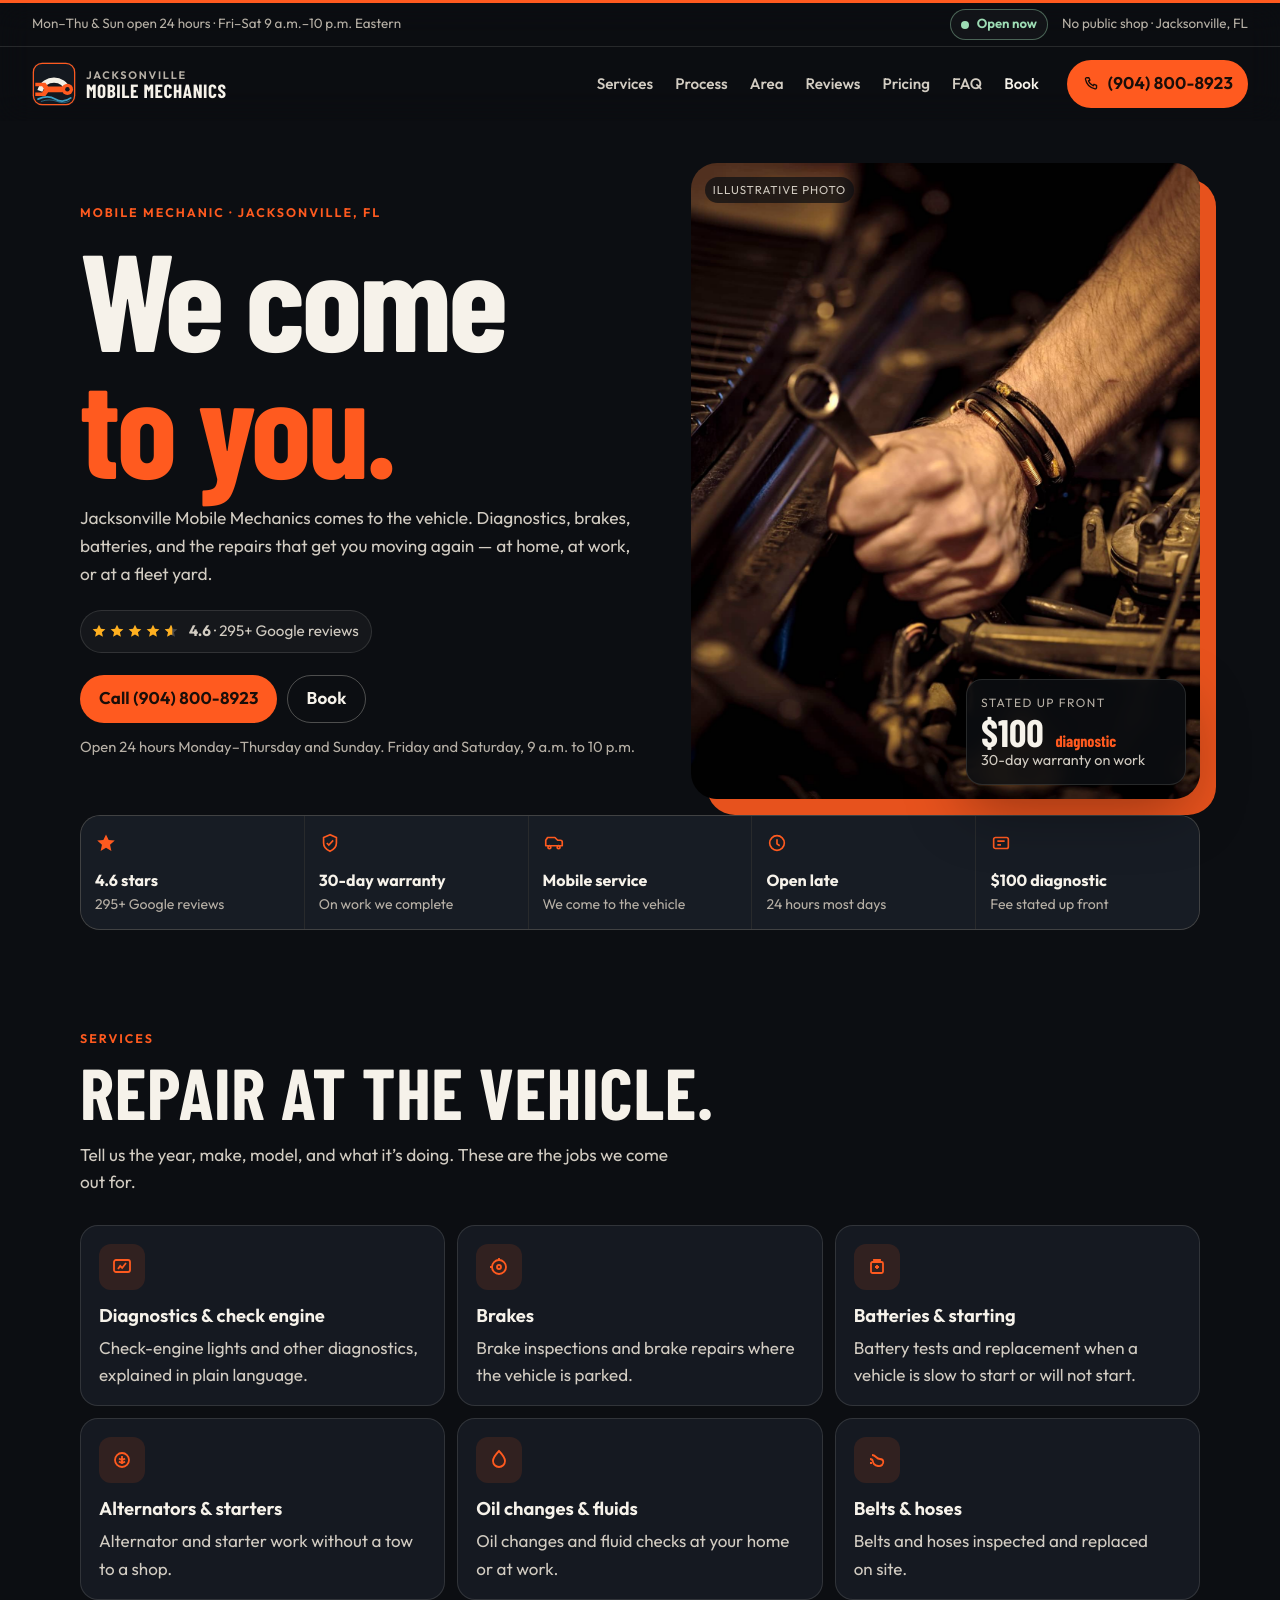
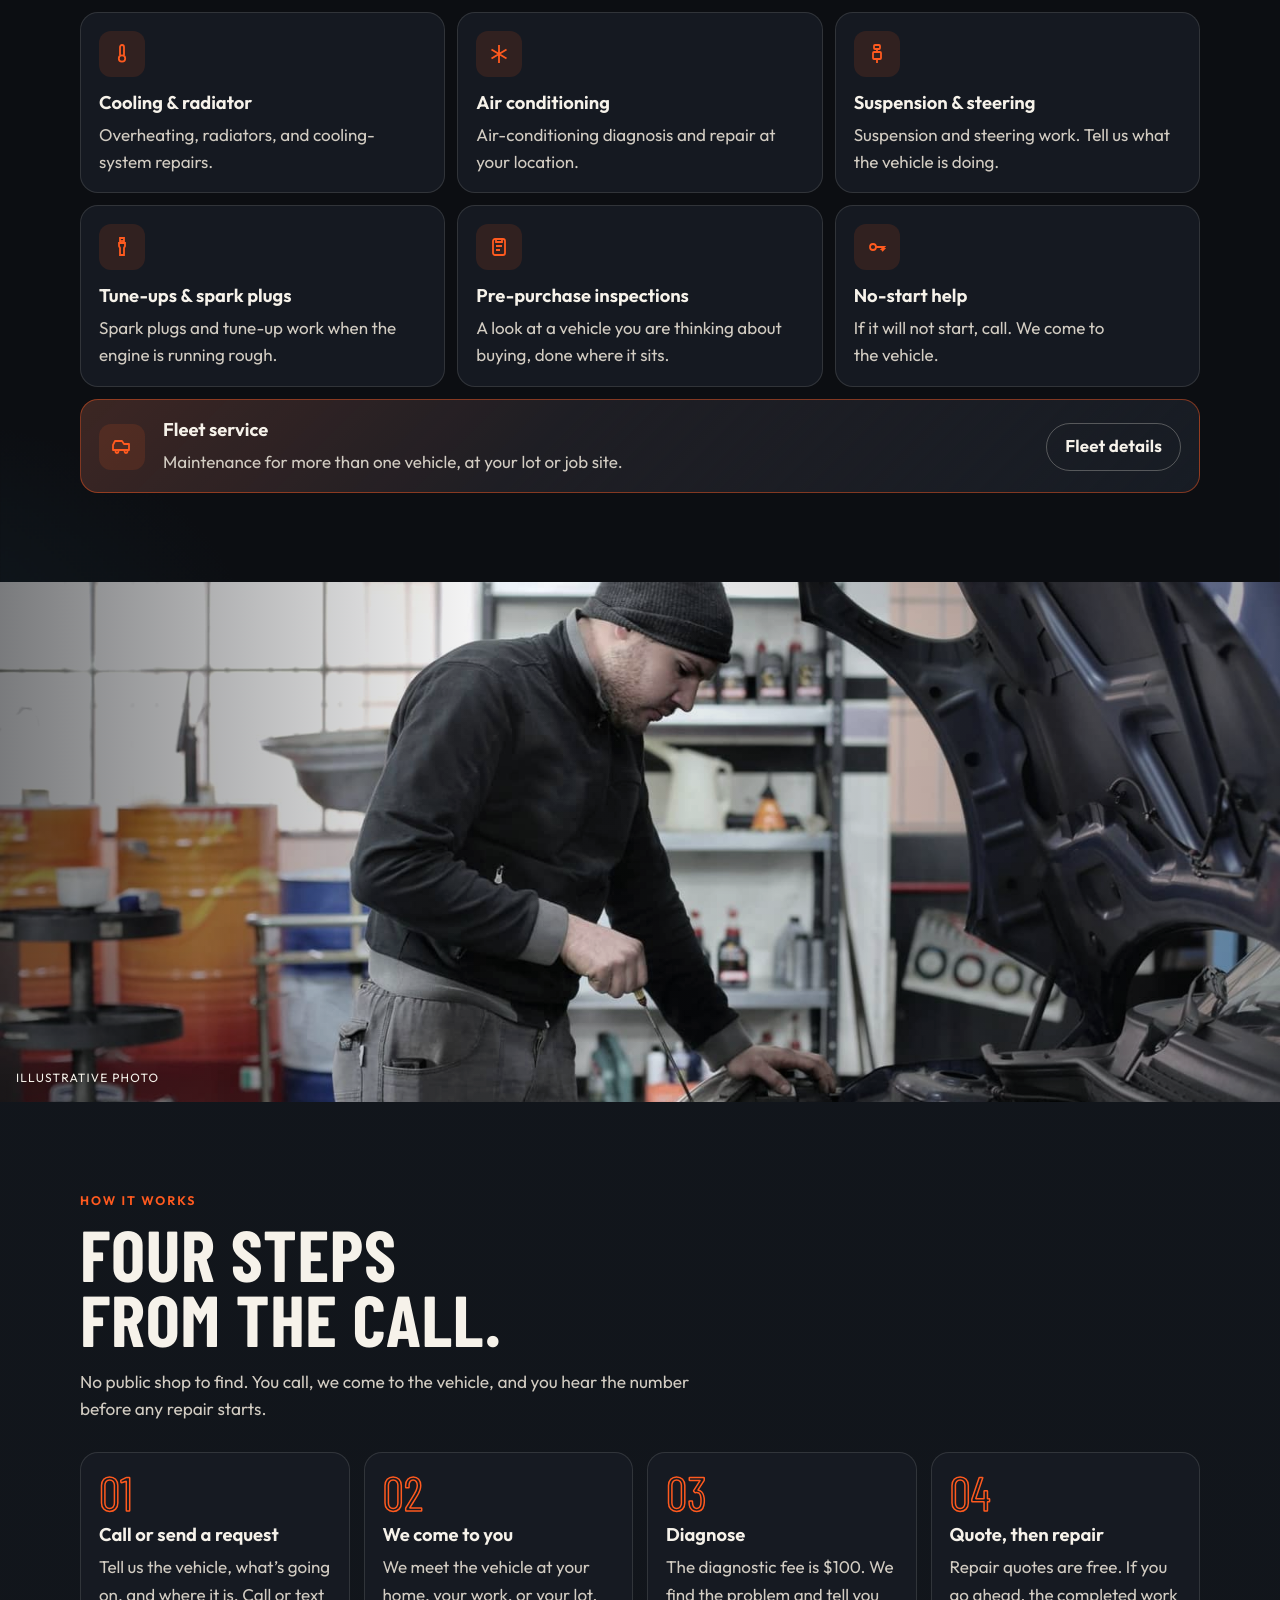
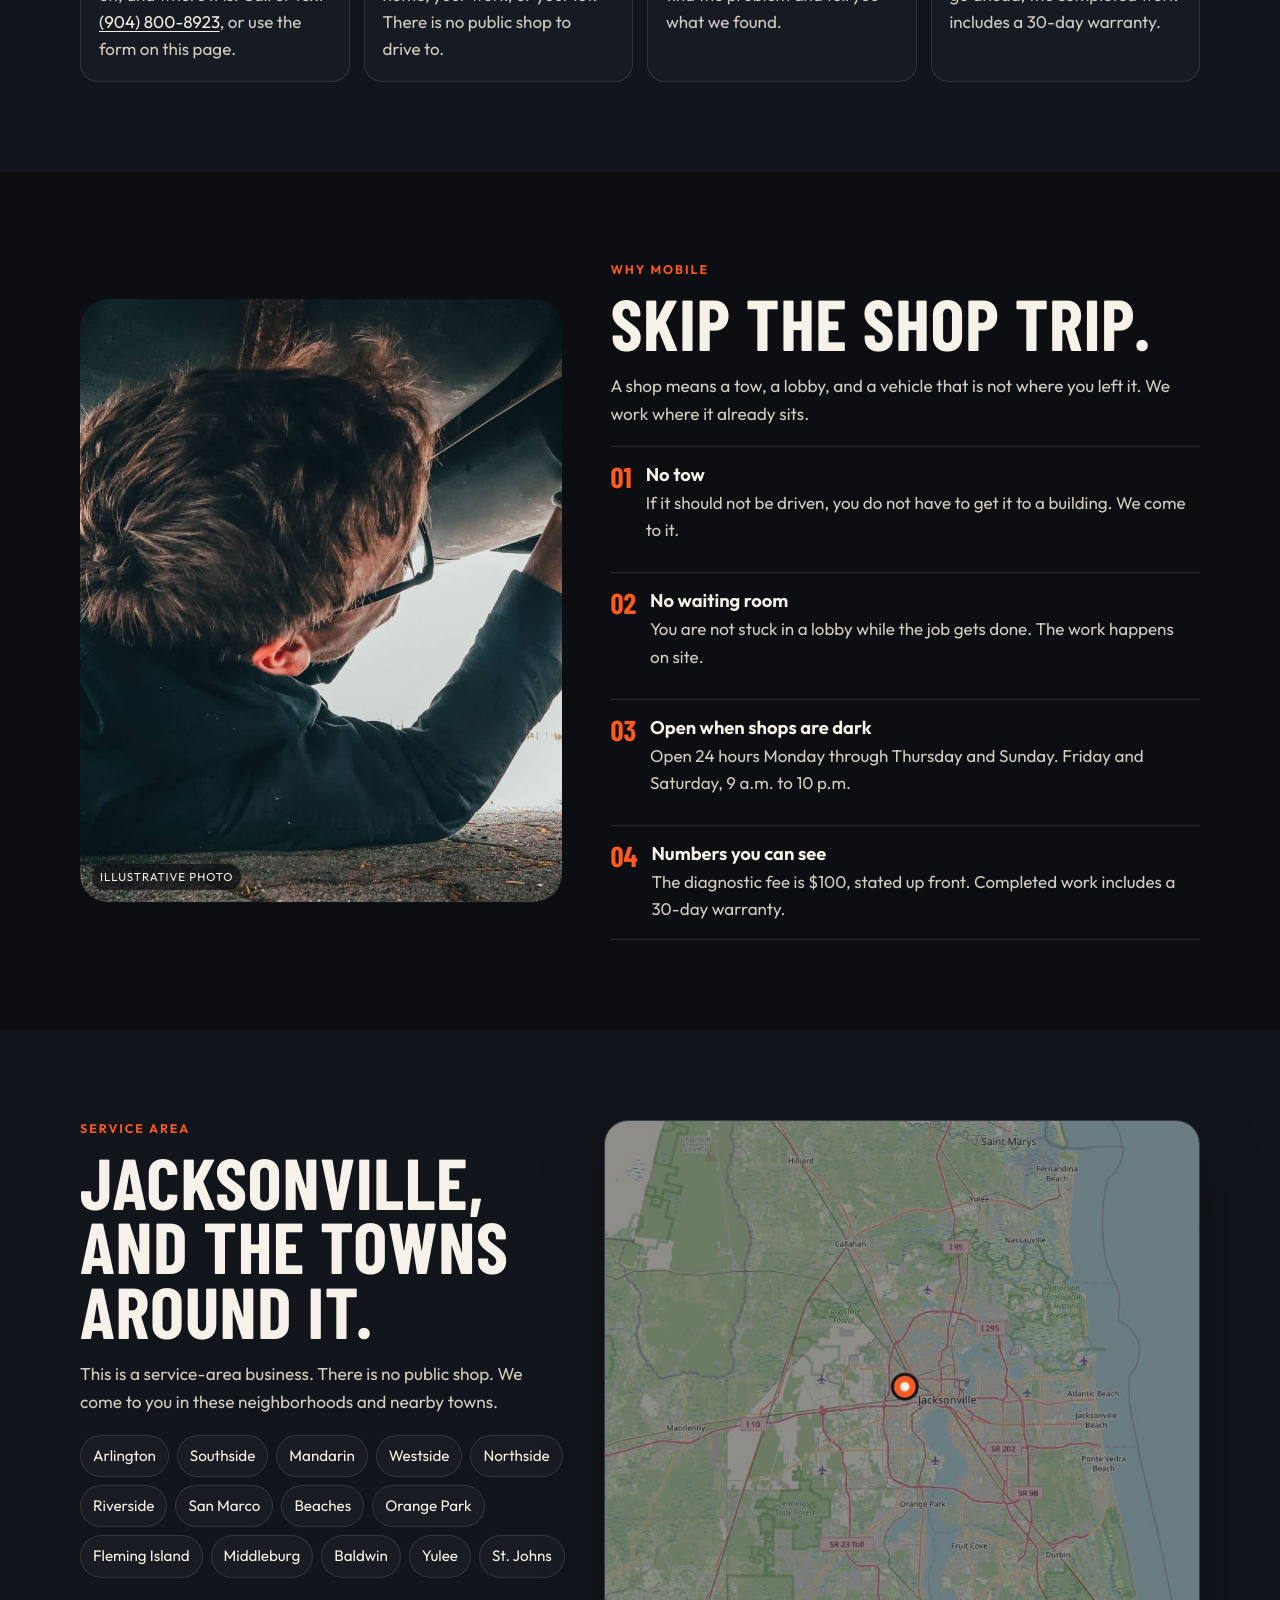
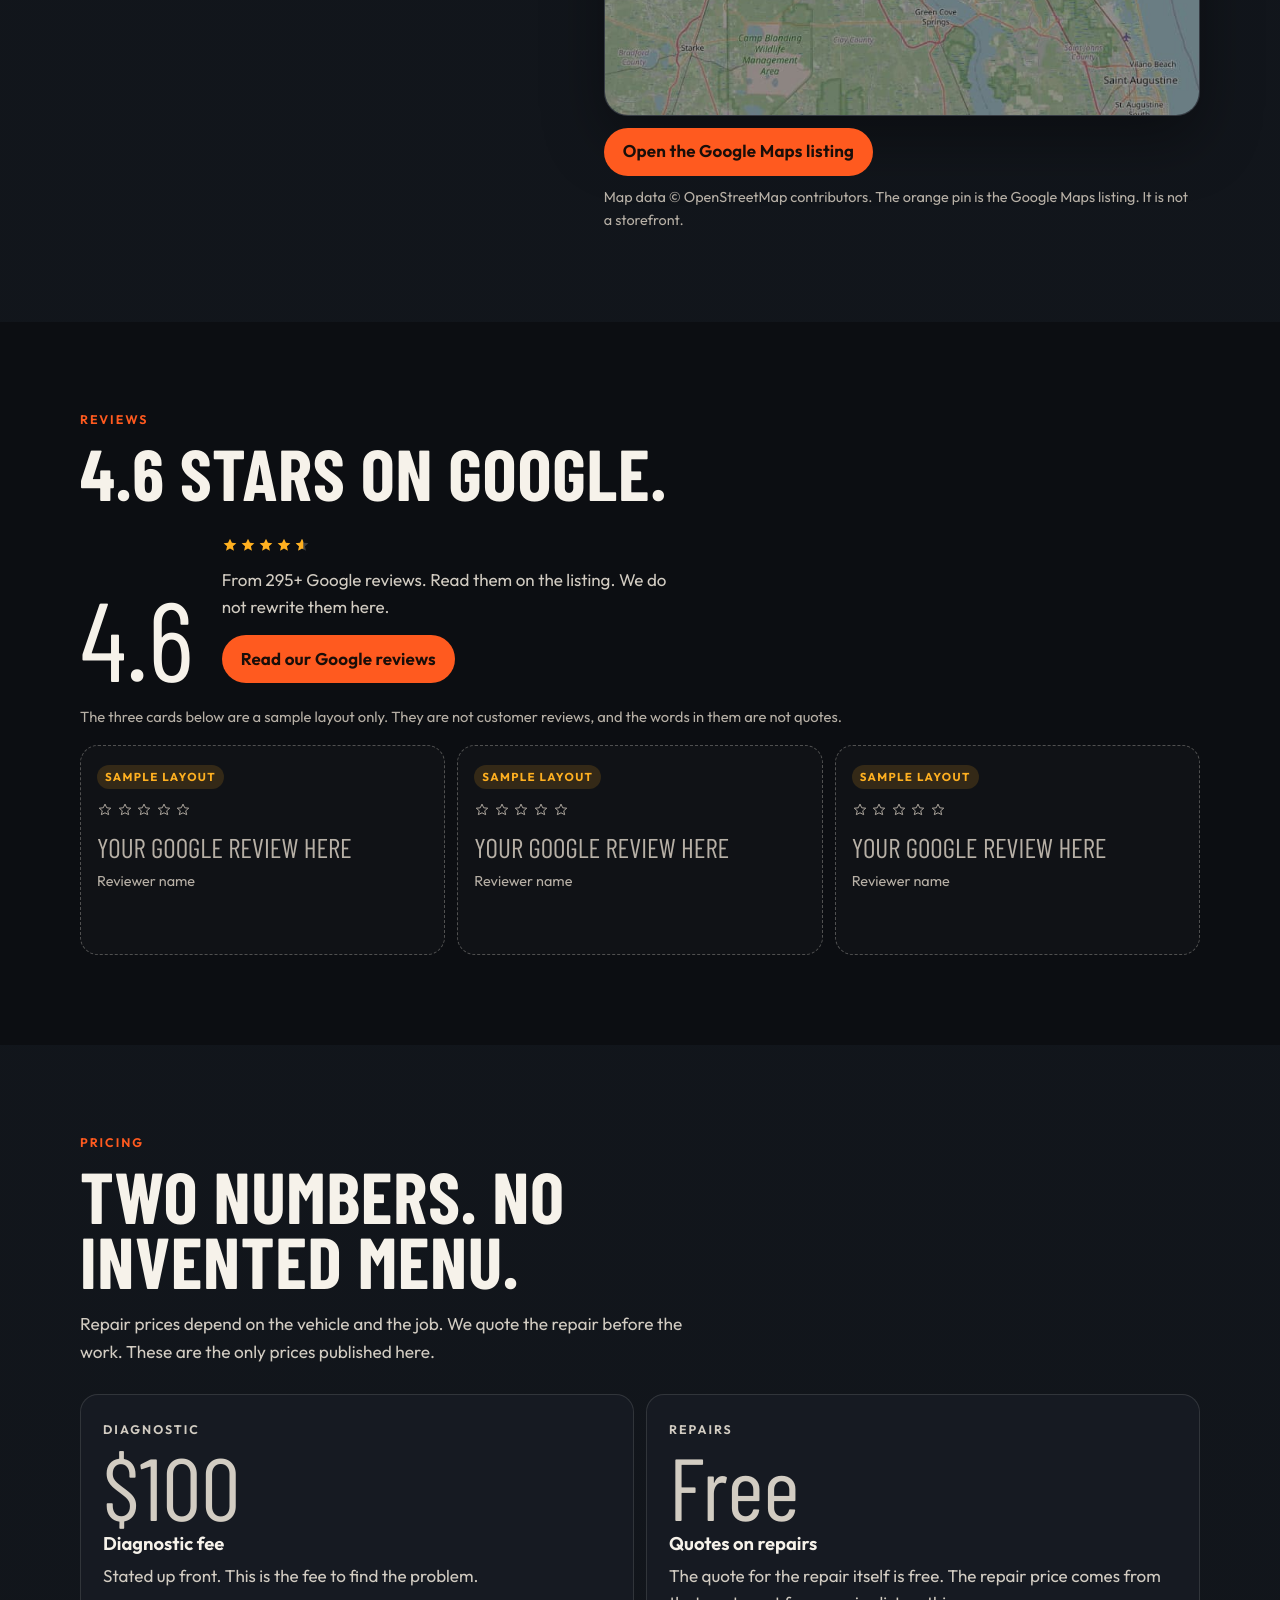
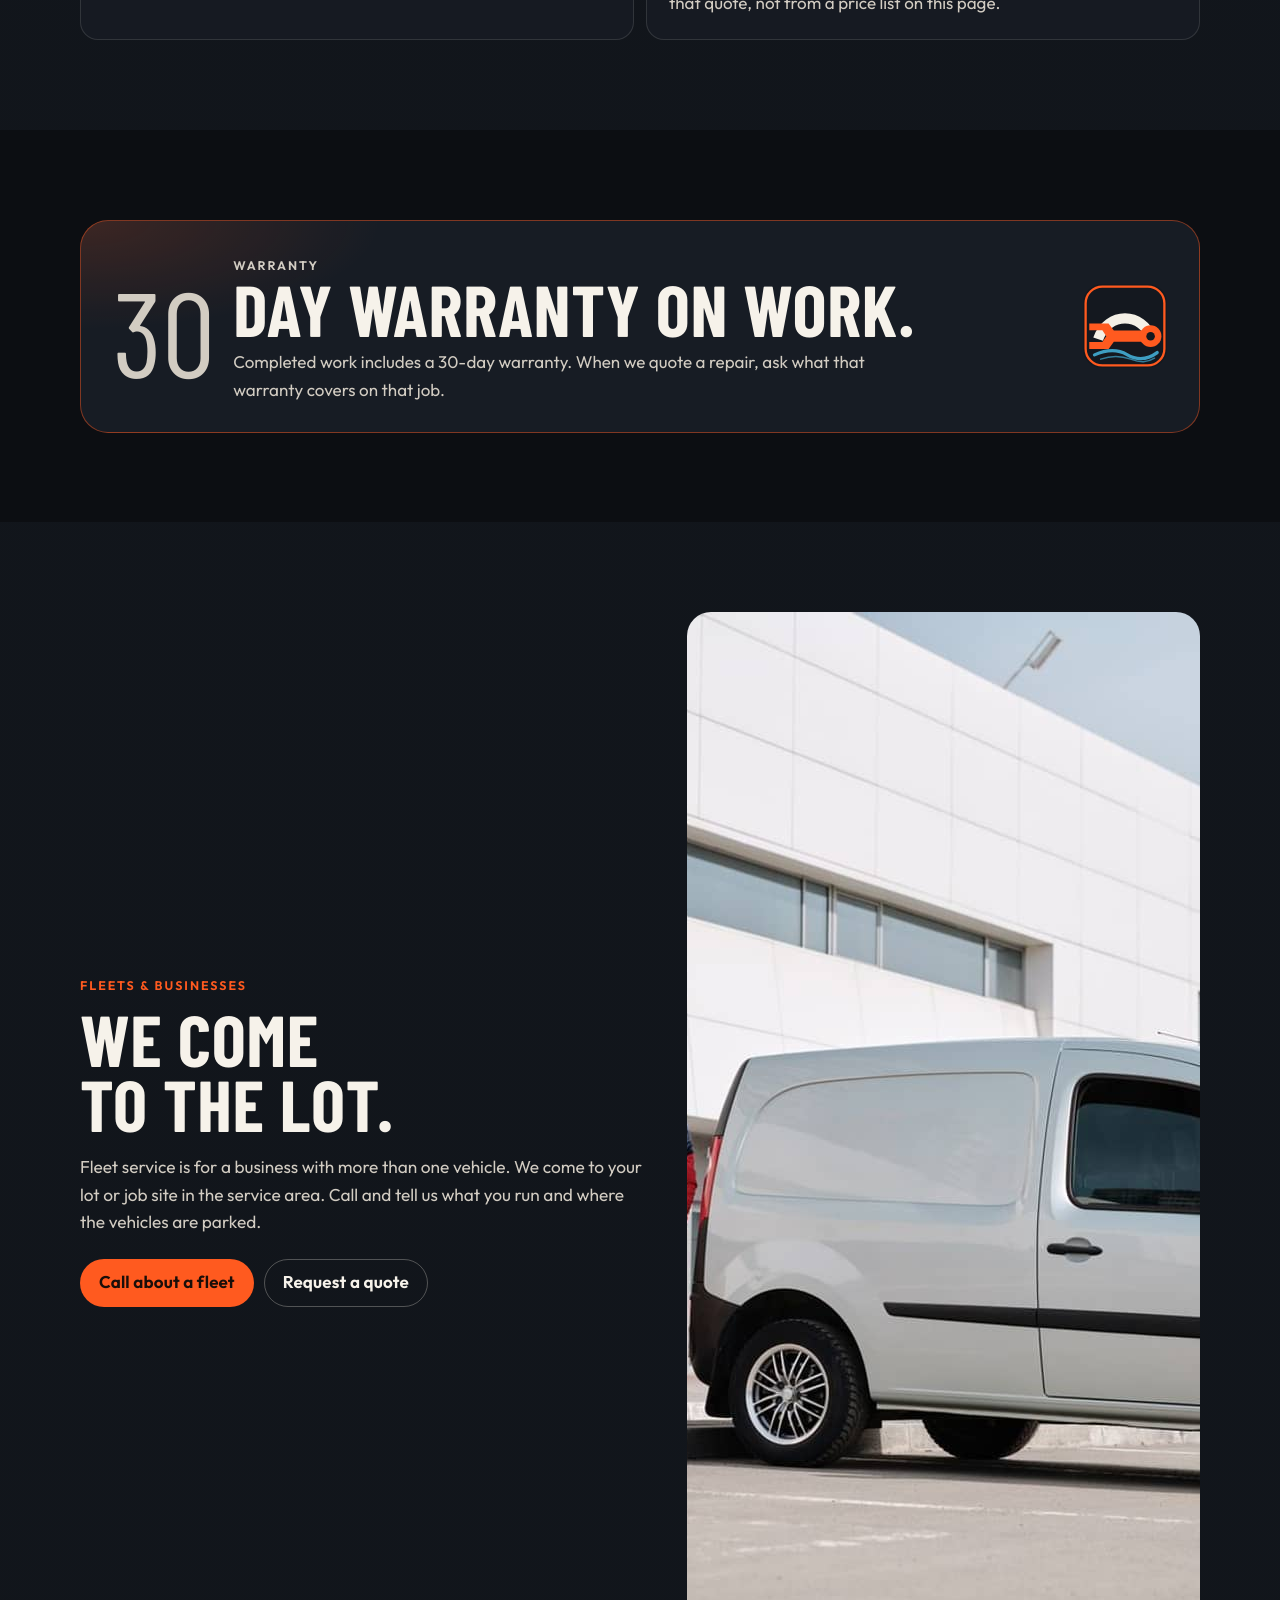
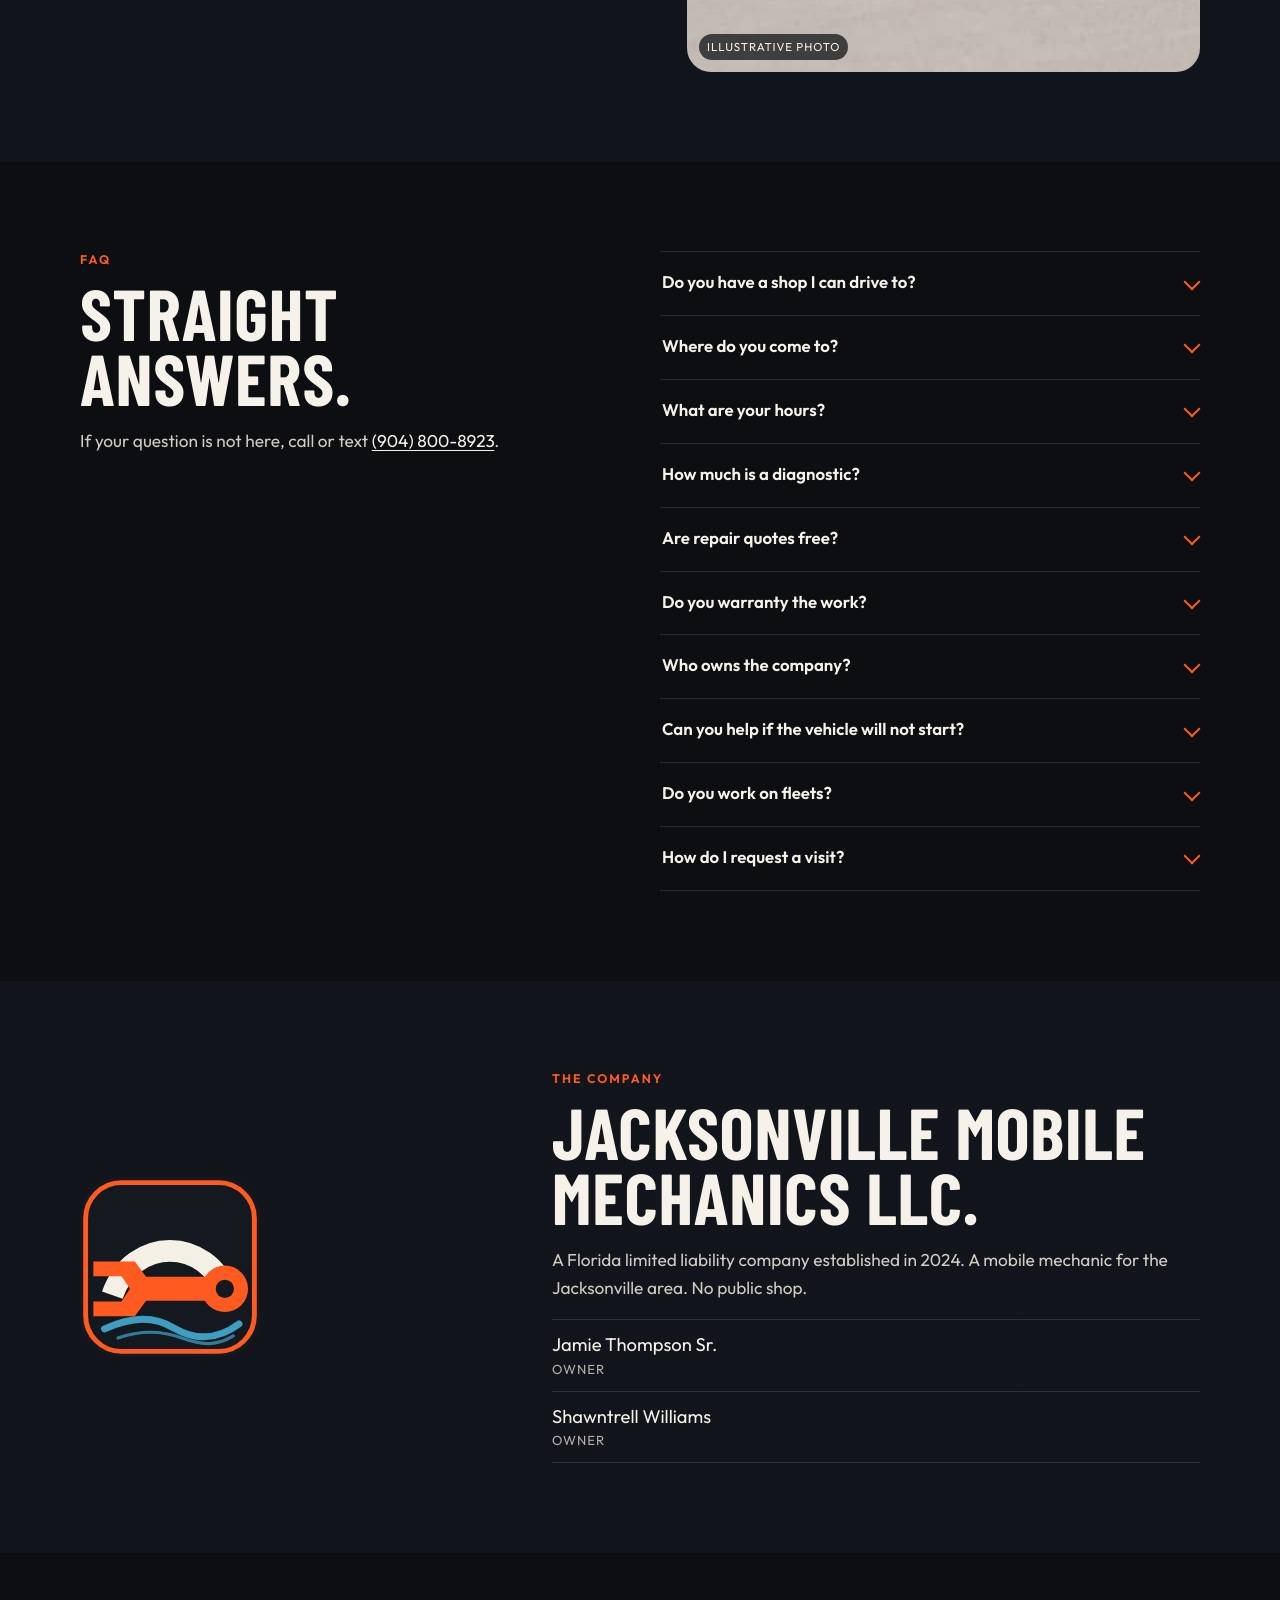
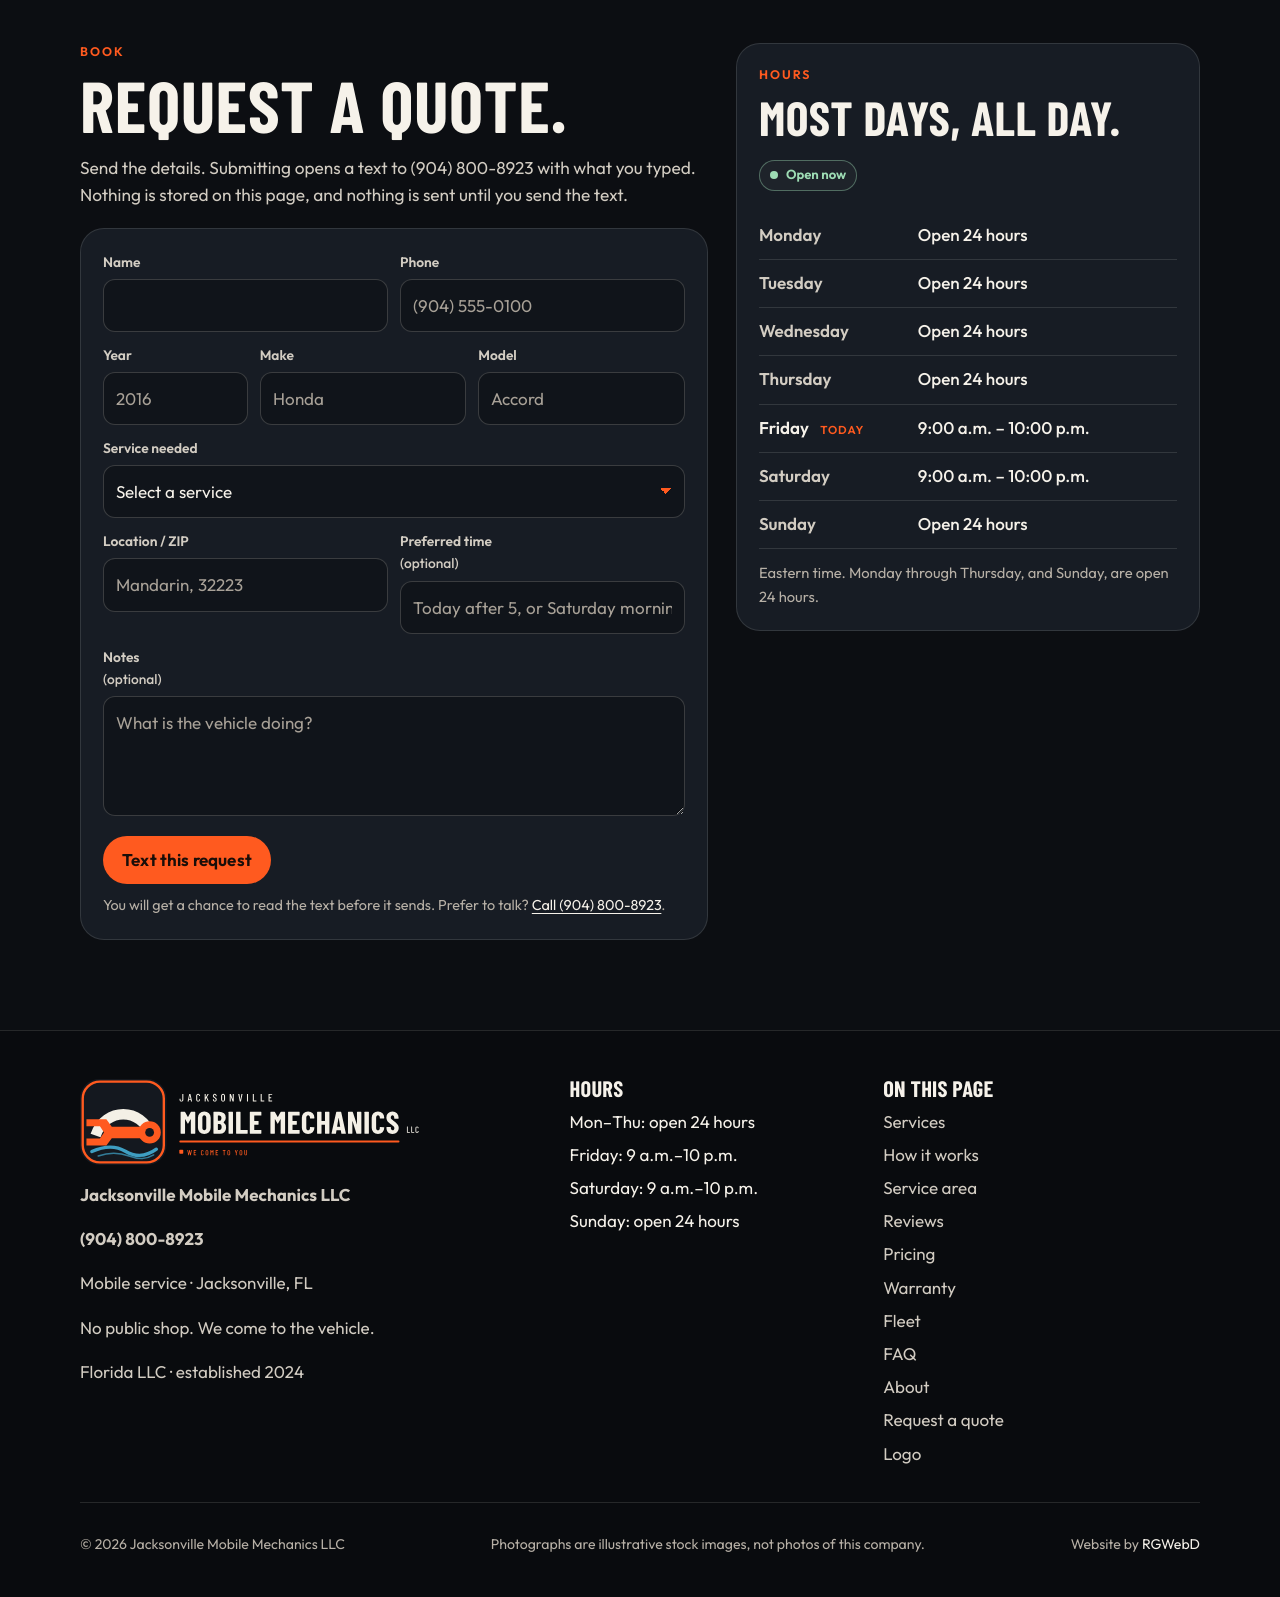
<file: index.html>
<!DOCTYPE html>
<html lang="en">
<head>
  <meta charset="utf-8">
  <script>document.documentElement.classList.add("js");</script>
  <meta name="viewport" content="width=device-width, initial-scale=1, viewport-fit=cover">
  <title>Jacksonville Mobile Mechanics LLC | We Come to You</title>
  <meta name="description" content="Mobile mechanic in Jacksonville, FL. We come to you. 4.6 stars from 295+ Google reviews. $100 diagnostic and a 30-day warranty. Call (904) 800-8923.">
  <link rel="canonical" href="https://rgwebd.github.io/jaxmobilemechanics/">
  <meta name="theme-color" content="#0c0e12">
  <meta name="format-detection" content="telephone=yes">
  <meta property="og:type" content="website">
  <meta property="og:locale" content="en_US">
  <meta property="og:site_name" content="Jacksonville Mobile Mechanics LLC">
  <meta property="og:title" content="Jacksonville Mobile Mechanics LLC | We Come to You">
  <meta property="og:description" content="Mobile mechanic in Jacksonville, FL. We come to you. 4.6 stars from 295+ Google reviews. $100 diagnostic and a 30-day warranty. Call (904) 800-8923.">
  <meta property="og:url" content="https://rgwebd.github.io/jaxmobilemechanics/">
  <meta property="og:image" content="https://rgwebd.github.io/jaxmobilemechanics/assets/og.png">
  <meta property="og:image:width" content="1200">
  <meta property="og:image:height" content="630">
  <meta property="og:image:alt" content="Jacksonville Mobile Mechanics logo and the line We come to you.">
  <meta name="twitter:card" content="summary_large_image">
  <meta name="twitter:title" content="Jacksonville Mobile Mechanics LLC | We Come to You">
  <meta name="twitter:description" content="Mobile mechanic in Jacksonville, FL. We come to you. Call (904) 800-8923.">
  <meta name="twitter:image" content="https://rgwebd.github.io/jaxmobilemechanics/assets/og.png">
  <link rel="icon" href="assets/favicon.svg" type="image/svg+xml">
  <link rel="icon" href="assets/favicon-32.png" type="image/png" sizes="32x32">
  <link rel="apple-touch-icon" href="assets/apple-touch.png">
  <link rel="preconnect" href="https://fonts.googleapis.com">
  <link rel="preconnect" href="https://fonts.gstatic.com" crossorigin>
  <link href="https://fonts.googleapis.com/css2?family=Barlow+Condensed:wght@500;600;700;800&family=Outfit:wght@400;500;600;700&display=swap" rel="stylesheet">
  <link rel="stylesheet" href="css/styles.css">
  <link rel="preload" as="image" href="assets/hero.jpg">
  <script type="application/ld+json">
  {
    "@context": "https://schema.org",
    "@type": "AutoRepair",
    "@id": "https://rgwebd.github.io/jaxmobilemechanics/#business",
    "name": "Jacksonville Mobile Mechanics LLC",
    "url": "https://rgwebd.github.io/jaxmobilemechanics/",
    "telephone": "+1-904-800-8923",
    "image": "https://rgwebd.github.io/jaxmobilemechanics/assets/og.png",
    "logo": "https://rgwebd.github.io/jaxmobilemechanics/assets/icon.png",
    "description": "Mobile mechanic that comes to the customer in the Jacksonville, Florida area. Service-area business with no public shop. Diagnostic fee is $100. 30-day warranty on work.",
    "address": {
      "@type": "PostalAddress",
      "addressLocality": "Jacksonville",
      "addressRegion": "FL",
      "addressCountry": "US"
    },
    "geo": {
      "@type": "GeoCoordinates",
      "latitude": 30.34499,
      "longitude": -81.7333021
    },
    "hasMap": "https://www.google.com/maps/place/JACKSONVILLE+MOBILE+MECHANICS+LC/@30.34499,-81.7333021,10z/data=!3m1!4b1!4m6!3m5!1s0x88e5b10335e64e37:0x423d5202d75ca5d5",
    "areaServed": [
      "Jacksonville, FL",
      "Arlington",
      "Southside",
      "Mandarin",
      "Westside",
      "Northside",
      "Riverside",
      "San Marco",
      "Beaches",
      "Orange Park",
      "Fleming Island",
      "Middleburg",
      "Baldwin",
      "Yulee",
      "St. Johns"
    ],
    "openingHoursSpecification": [
      {
        "@type": "OpeningHoursSpecification",
        "dayOfWeek": ["Monday", "Tuesday", "Wednesday", "Thursday", "Sunday"],
        "opens": "00:00",
        "closes": "23:59"
      },
      {
        "@type": "OpeningHoursSpecification",
        "dayOfWeek": ["Friday", "Saturday"],
        "opens": "09:00",
        "closes": "22:00"
      }
    ],
    "aggregateRating": {
      "@type": "AggregateRating",
      "ratingValue": "4.6",
      "reviewCount": "295",
      "bestRating": "5",
      "worstRating": "1"
    },
    "foundingDate": "2024",
    "founder": [
      { "@type": "Person", "name": "Jamie Thompson Sr." },
      { "@type": "Person", "name": "Shawntrell Williams" }
    ],
    "makesOffer": {
      "@type": "Offer",
      "name": "Diagnostic",
      "price": "100",
      "priceCurrency": "USD",
      "description": "Diagnostic fee of $100. Repair quotes are free."
    },
    "hasOfferCatalog": {
      "@type": "OfferCatalog",
      "name": "Mobile auto repair",
      "itemListElement": [
        { "@type": "Offer", "itemOffered": { "@type": "Service", "name": "Diagnostics and check engine" } },
        { "@type": "Offer", "itemOffered": { "@type": "Service", "name": "Brakes" } },
        { "@type": "Offer", "itemOffered": { "@type": "Service", "name": "Batteries and starting" } },
        { "@type": "Offer", "itemOffered": { "@type": "Service", "name": "Alternators and starters" } },
        { "@type": "Offer", "itemOffered": { "@type": "Service", "name": "Oil changes and fluids" } },
        { "@type": "Offer", "itemOffered": { "@type": "Service", "name": "Belts and hoses" } },
        { "@type": "Offer", "itemOffered": { "@type": "Service", "name": "Cooling and radiator" } },
        { "@type": "Offer", "itemOffered": { "@type": "Service", "name": "Air conditioning" } },
        { "@type": "Offer", "itemOffered": { "@type": "Service", "name": "Suspension and steering" } },
        { "@type": "Offer", "itemOffered": { "@type": "Service", "name": "Tune-ups and spark plugs" } },
        { "@type": "Offer", "itemOffered": { "@type": "Service", "name": "Pre-purchase inspections" } },
        { "@type": "Offer", "itemOffered": { "@type": "Service", "name": "No-start help" } },
        { "@type": "Offer", "itemOffered": { "@type": "Service", "name": "Fleet service" } }
      ]
    }
  }
  </script>
<script src="https://cosmiccallers.lovable.app/demo-track.js" data-demo="jaxmobilemechanics" defer></script>
</head>
<body>
  <a class="skip" href="#content">Skip to content</a>
  <svg class="svg-defs" aria-hidden="true">
    <defs>
      <clipPath id="star60" clipPathUnits="objectBoundingBox">
        <rect width="0.6" height="1"></rect>
      </clipPath>
    </defs>
  </svg>

  <header class="site-header" data-header>
    <div class="utility">
      <p>Mon–Thu &amp; Sun open 24 hours · Fri–Sat 9 a.m.–10 p.m. Eastern</p>
      <div class="utility-right">
        <p class="pill" data-open-status hidden>Hours</p>
        <p>No public shop · Jacksonville, FL</p>
      </div>
    </div>
    <div class="bar">
      <a class="brand" href="index.html" aria-label="Jacksonville Mobile Mechanics, home">
        <img src="assets/logo-icon.svg" alt="" width="44" height="44">
        <span>
          <span class="brand-place">Jacksonville</span>
          <span class="brand-name">Mobile Mechanics</span>
        </span>
      </a>
      <nav id="site-nav" class="nav-panel" data-nav aria-label="Primary">
        <a href="#services">Services</a>
        <a href="#how">Process</a>
        <a href="#area">Area</a>
        <a href="#reviews">Reviews</a>
        <a href="#pricing">Pricing</a>
        <a href="#faq">FAQ</a>
        <a href="#book">Book</a>
      </nav>
      <a class="btn btn-primary btn-call" href="tel:+19048008923" aria-label="Call (904) 800-8923">
        <svg viewBox="0 0 24 24" aria-hidden="true" fill="none" stroke="currentColor" stroke-width="1.8" stroke-linecap="round" stroke-linejoin="round"><path d="M6.4 3.6h2.8l1.4 3.4-2 .9a12.2 12.2 0 0 0 6.5 6.5l.9-2 3.4 1.4v2.8a1.8 1.8 0 0 1-2 1.8A16.2 16.2 0 0 1 4.6 5.6a1.8 1.8 0 0 1 1.8-2z"/></svg>
        <span class="call-label">Call</span>
        <span class="call-num">(904) 800-8923</span>
      </a>
      <button class="nav-toggle" type="button" data-nav-toggle aria-expanded="false" aria-controls="site-nav">
        <span class="sr-only">Menu</span>
        <span class="burger"></span>
      </button>
    </div>
  </header>

  <main id="content">
    <section class="hero">
      <div class="wrap hero-grid">
        <div class="reveal">
          <p class="eyebrow">Mobile mechanic · Jacksonville, FL</p>
          <h1>We come<br><span>to you.</span></h1>
          <p class="lede">Jacksonville Mobile Mechanics comes to the vehicle. Diagnostics, brakes, batteries, and the repairs that get you moving again — at home, at work, or at a fleet yard.</p>
          <a class="rating" href="https://www.google.com/maps/place/JACKSONVILLE+MOBILE+MECHANICS+LC/@30.34499,-81.7333021,10z/data=!3m1!4b1!4m6!3m5!1s0x88e5b10335e64e37:0x423d5202d75ca5d5" target="_blank" rel="noopener noreferrer">
            <span class="stars" role="img" aria-label="4.6 out of 5 stars">
              <svg viewBox="0 0 24 24" aria-hidden="true"><path class="star-fg" d="M12 2.6 14.9 8.8 21.6 9.4 16.4 14l1.5 6.6L12 17.1 6.1 20.6 7.6 14 2.4 9.4l6.7-.6z"/></svg>
              <svg viewBox="0 0 24 24" aria-hidden="true"><path class="star-fg" d="M12 2.6 14.9 8.8 21.6 9.4 16.4 14l1.5 6.6L12 17.1 6.1 20.6 7.6 14 2.4 9.4l6.7-.6z"/></svg>
              <svg viewBox="0 0 24 24" aria-hidden="true"><path class="star-fg" d="M12 2.6 14.9 8.8 21.6 9.4 16.4 14l1.5 6.6L12 17.1 6.1 20.6 7.6 14 2.4 9.4l6.7-.6z"/></svg>
              <svg viewBox="0 0 24 24" aria-hidden="true"><path class="star-fg" d="M12 2.6 14.9 8.8 21.6 9.4 16.4 14l1.5 6.6L12 17.1 6.1 20.6 7.6 14 2.4 9.4l6.7-.6z"/></svg>
              <svg viewBox="0 0 24 24" aria-hidden="true"><path class="star-bg" d="M12 2.6 14.9 8.8 21.6 9.4 16.4 14l1.5 6.6L12 17.1 6.1 20.6 7.6 14 2.4 9.4l6.7-.6z"/><path class="star-fg" clip-path="url(#star60)" d="M12 2.6 14.9 8.8 21.6 9.4 16.4 14l1.5 6.6L12 17.1 6.1 20.6 7.6 14 2.4 9.4l6.7-.6z"/></svg>
            </span>
            <span><strong>4.6</strong> · 295+ Google reviews</span>
          </a>
          <div class="hero-actions">
            <a class="btn btn-primary" href="tel:+19048008923">Call (904) 800-8923</a>
            <a class="btn btn-ghost" href="#book">Book</a>
          </div>
          <p class="fine">Open 24 hours Monday–Thursday and Sunday. Friday and Saturday, 9 a.m. to 10 p.m.</p>
        </div>
        <figure class="hero-shot reveal">
          <img src="assets/hero.jpg" width="1400" height="1680" alt="Mechanic’s hands using a wrench in an engine bay" fetchpriority="high">
          <figcaption class="shot-note">Illustrative photo</figcaption>
          <div class="float-card">
            <p class="k">Stated up front</p>
            <p><strong>$100 <span>diagnostic</span></strong></p>
            <p class="sub">30-day warranty on work</p>
          </div>
        </figure>
      </div>
    </section>

    <section class="trust" aria-label="At a glance">
      <div class="wrap">
        <div class="trust-grid">
          <div class="trust-item">
            <svg viewBox="0 0 24 24" aria-hidden="true" fill="currentColor"><path d="M12 2.6 14.9 8.8 21.6 9.4 16.4 14l1.5 6.6L12 17.1 6.1 20.6 7.6 14 2.4 9.4l6.7-.6z"/></svg>
            <strong>4.6 stars</strong>
            <span>295+ Google reviews</span>
          </div>
          <div class="trust-item">
            <svg viewBox="0 0 24 24" aria-hidden="true" fill="none" stroke="currentColor" stroke-width="1.8"><path d="M12 3 5 6v6c0 4.2 2.8 7.2 7 9 4.2-1.8 7-4.8 7-9V6l-7-3z"/><path d="m8.5 12 2.2 2.2 4.8-5"/></svg>
            <strong>30-day warranty</strong>
            <span>On work we complete</span>
          </div>
          <div class="trust-item">
            <svg viewBox="0 0 24 24" aria-hidden="true" fill="none" stroke="currentColor" stroke-width="1.8" stroke-linejoin="round"><path d="M3 15V9l2-3h8l3 3h3a2 2 0 0 1 2 2v4H3z"/><circle cx="7" cy="16.5" r="1.6"/><circle cx="17" cy="16.5" r="1.6"/></svg>
            <strong>Mobile service</strong>
            <span>We come to the vehicle</span>
          </div>
          <div class="trust-item">
            <svg viewBox="0 0 24 24" aria-hidden="true" fill="none" stroke="currentColor" stroke-width="1.8"><circle cx="12" cy="12" r="8"/><path d="M12 8v5l3 2"/></svg>
            <strong>Open late</strong>
            <span>24 hours most days</span>
          </div>
          <div class="trust-item">
            <svg viewBox="0 0 24 24" aria-hidden="true" fill="none" stroke="currentColor" stroke-width="1.8"><rect x="4" y="6" width="16" height="12" rx="2"/><path d="M8 10h8M8 14h4"/></svg>
            <strong>$100 diagnostic</strong>
            <span>Fee stated up front</span>
          </div>
        </div>
      </div>
    </section>

    <section class="section" id="services">
      <div class="wrap">
        <div class="section-head reveal">
          <p class="eyebrow">Services</p>
          <h2>Repair at the vehicle.</h2>
          <p class="lede">Tell us the year, make, model, and what it’s doing. These are the jobs we come out for.</p>
        </div>
        <div class="service-grid">
          <article class="card reveal">
            <span class="ico" aria-hidden="true"><svg viewBox="0 0 24 24" fill="none" stroke="currentColor" stroke-width="1.8"><rect x="4" y="5" width="16" height="12" rx="2"/><path d="m8 14 2.2-3 2 2L16 8"/></svg></span>
            <h3>Diagnostics &amp; check engine</h3>
            <p>Check-engine lights and other diagnostics, explained in plain language.</p>
          </article>
          <article class="card reveal">
            <span class="ico" aria-hidden="true"><svg viewBox="0 0 24 24" fill="none" stroke="currentColor" stroke-width="1.8"><circle cx="12" cy="12" r="7"/><circle cx="12" cy="12" r="2"/><path d="M12 5V3M5 12H3"/></svg></span>
            <h3>Brakes</h3>
            <p>Brake inspections and brake repairs where the vehicle is parked.</p>
          </article>
          <article class="card reveal">
            <span class="ico" aria-hidden="true"><svg viewBox="0 0 24 24" fill="none" stroke="currentColor" stroke-width="1.8"><rect x="6" y="7" width="12" height="11" rx="1.5"/><path d="M9 7V5h6v2M12 10v4M10 12h4"/></svg></span>
            <h3>Batteries &amp; starting</h3>
            <p>Battery tests and replacement when a vehicle is slow to start or will not start.</p>
          </article>
          <article class="card reveal">
            <span class="ico" aria-hidden="true"><svg viewBox="0 0 24 24" fill="none" stroke="currentColor" stroke-width="1.8"><circle cx="12" cy="12" r="7"/><path d="M12 8v8M9 10.5c2 1.6 4 1.6 6 0M9 13.5c2 1.6 4 1.6 6 0"/></svg></span>
            <h3>Alternators &amp; starters</h3>
            <p>Alternator and starter work without a tow to a shop.</p>
          </article>
          <article class="card reveal">
            <span class="ico" aria-hidden="true"><svg viewBox="0 0 24 24" fill="none" stroke="currentColor" stroke-width="1.8"><path d="M12 3s6 6.2 6 10a6 6 0 0 1-12 0c0-3.8 6-10 6-10z"/></svg></span>
            <h3>Oil changes &amp; fluids</h3>
            <p>Oil changes and fluid checks at your home or at work.</p>
          </article>
          <article class="card reveal">
            <span class="ico" aria-hidden="true"><svg viewBox="0 0 24 24" fill="none" stroke="currentColor" stroke-width="1.8"><path d="M7 7c4 0 4 4 8 4s4 4 2 6-6 1-8-1 0-5-4-5"/><path d="M5 15h2"/></svg></span>
            <h3>Belts &amp; hoses</h3>
            <p>Belts and hoses inspected and replaced on site.</p>
          </article>
          <article class="card reveal">
            <span class="ico" aria-hidden="true"><svg viewBox="0 0 24 24" fill="none" stroke="currentColor" stroke-width="1.8"><path d="M10 13V5a2 2 0 1 1 4 0v8"/><circle cx="12" cy="16.5" r="3.2"/></svg></span>
            <h3>Cooling &amp; radiator</h3>
            <p>Overheating, radiators, and cooling-system repairs.</p>
          </article>
          <article class="card reveal">
            <span class="ico" aria-hidden="true"><svg viewBox="0 0 24 24" fill="none" stroke="currentColor" stroke-width="1.8"><path d="M12 3v18M4.5 7.5 19.5 16.5M19.5 7.5 4.5 16.5"/></svg></span>
            <h3>Air conditioning</h3>
            <p>Air-conditioning diagnosis and repair at your location.</p>
          </article>
          <article class="card reveal">
            <span class="ico" aria-hidden="true"><svg viewBox="0 0 24 24" fill="none" stroke="currentColor" stroke-width="1.8"><rect x="9" y="3" width="6" height="4" rx="1"/><path d="M12 7v3"/><rect x="8" y="10" width="8" height="7" rx="1"/><path d="M12 17v4"/></svg></span>
            <h3>Suspension &amp; steering</h3>
            <p>Suspension and steering work. Tell us what the vehicle is doing.</p>
          </article>
          <article class="card reveal">
            <span class="ico" aria-hidden="true"><svg viewBox="0 0 24 24" fill="none" stroke="currentColor" stroke-width="1.8"><path d="M10 3h4v3h-1v2h-2V6h-1zM9 8h6v3l-1 2v7h-4v-7l-1-2z"/></svg></span>
            <h3>Tune-ups &amp; spark plugs</h3>
            <p>Spark plugs and tune-up work when the engine is running rough.</p>
          </article>
          <article class="card reveal">
            <span class="ico" aria-hidden="true"><svg viewBox="0 0 24 24" fill="none" stroke="currentColor" stroke-width="1.8"><rect x="6" y="4" width="12" height="16" rx="2"/><path d="M9 4h6v3H9zM9 11h6M9 15h4"/></svg></span>
            <h3>Pre-purchase inspections</h3>
            <p>A look at a vehicle you are thinking about buying, done where it sits.</p>
          </article>
          <article class="card reveal">
            <span class="ico" aria-hidden="true"><svg viewBox="0 0 24 24" fill="none" stroke="currentColor" stroke-width="1.8"><circle cx="8" cy="12" r="3"/><path d="M11 12h8l-2 2h2l-2 2"/></svg></span>
            <h3>No-start help</h3>
            <p>If it will not start, call. We come to the vehicle.</p>
          </article>
          <article class="card fleet-card reveal">
            <span class="ico" aria-hidden="true"><svg viewBox="0 0 24 24" fill="none" stroke="currentColor" stroke-width="1.8" stroke-linejoin="round"><path d="M3 15V10l2-4h7l2 3h5v6H3z"/><circle cx="7" cy="16.5" r="1.5"/><circle cx="16" cy="16.5" r="1.5"/></svg></span>
            <div>
              <h3>Fleet service</h3>
              <p>Maintenance for more than one vehicle, at your lot or job site.</p>
            </div>
            <a class="btn btn-ghost" href="#fleet">Fleet details</a>
          </article>
        </div>
      </div>
    </section>

    <figure class="photo-break">
      <img src="assets/hood.jpg" width="1600" height="1100" alt="Mechanic checking an engine under an open hood" loading="lazy">
      <figcaption>Illustrative photo</figcaption>
    </figure>

    <section class="section bg-2" id="how">
      <div class="wrap">
        <div class="section-head reveal">
          <p class="eyebrow">How it works</p>
          <h2>Four steps from the call.</h2>
          <p class="lede">No public shop to find. You call, we come to the vehicle, and you hear the number before any repair starts.</p>
        </div>
        <div class="steps">
          <article class="card step reveal">
            <span class="step-num">01</span>
            <h3>Call or send a request</h3>
            <p>Tell us the vehicle, what’s going on, and where it is. Call or text <a href="tel:+19048008923">(904) 800-8923</a>, or use the form on this page.</p>
          </article>
          <article class="card step reveal">
            <span class="step-num">02</span>
            <h3>We come to you</h3>
            <p>We meet the vehicle at your home, your work, or your lot. There is no public shop to drive to.</p>
          </article>
          <article class="card step reveal">
            <span class="step-num">03</span>
            <h3>Diagnose</h3>
            <p>The diagnostic fee is $100. We find the problem and tell you what we found.</p>
          </article>
          <article class="card step reveal">
            <span class="step-num">04</span>
            <h3>Quote, then repair</h3>
            <p>Repair quotes are free. If you go ahead, the completed work includes a 30-day warranty.</p>
          </article>
        </div>
      </div>
    </section>

    <section class="section" id="why">
      <div class="wrap why-grid">
        <figure class="why-photo reveal">
          <img src="assets/under.jpg" width="1180" height="987" alt="Mechanic working underneath a vehicle raised on stands" loading="lazy">
          <figcaption>Illustrative photo</figcaption>
        </figure>
        <div class="reveal">
          <p class="eyebrow">Why mobile</p>
          <h2>Skip the shop trip.</h2>
          <p class="lede">A shop means a tow, a lobby, and a vehicle that is not where you left it. We work where it already sits.</p>
          <div class="reason-list">
            <article class="reason">
              <b>01</b>
              <div>
                <h3>No tow</h3>
                <p>If it should not be driven, you do not have to get it to a building. We come to it.</p>
              </div>
            </article>
            <article class="reason">
              <b>02</b>
              <div>
                <h3>No waiting room</h3>
                <p>You are not stuck in a lobby while the job gets done. The work happens on site.</p>
              </div>
            </article>
            <article class="reason">
              <b>03</b>
              <div>
                <h3>Open when shops are dark</h3>
                <p>Open 24 hours Monday through Thursday and Sunday. Friday and Saturday, 9 a.m. to 10 p.m.</p>
              </div>
            </article>
            <article class="reason">
              <b>04</b>
              <div>
                <h3>Numbers you can see</h3>
                <p>The diagnostic fee is $100, stated up front. Completed work includes a 30-day warranty.</p>
              </div>
            </article>
          </div>
        </div>
      </div>
    </section>

    <section class="section bg-2" id="area">
      <div class="wrap area-grid">
        <div class="reveal">
          <p class="eyebrow">Service area</p>
          <h2>Jacksonville, and the towns around it.</h2>
          <p class="lede">This is a service-area business. There is no public shop. We come to you in these neighborhoods and nearby towns.</p>
          <ul class="areas">
            <li>Arlington</li>
            <li>Southside</li>
            <li>Mandarin</li>
            <li>Westside</li>
            <li>Northside</li>
            <li>Riverside</li>
            <li>San Marco</li>
            <li>Beaches</li>
            <li>Orange Park</li>
            <li>Fleming Island</li>
            <li>Middleburg</li>
            <li>Baldwin</li>
            <li>Yulee</li>
            <li>St. Johns</li>
          </ul>
        </div>
        <div class="reveal">
          <div class="map-frame">
            <img src="assets/service-map.jpg" width="768" height="768" alt="Map of Jacksonville and nearby towns. An orange pin marks the Google Maps listing, not a shop." loading="lazy">
          </div>
          <div class="map-actions">
            <a class="btn btn-primary" href="https://www.google.com/maps/place/JACKSONVILLE+MOBILE+MECHANICS+LC/@30.34499,-81.7333021,10z/data=!3m1!4b1!4m6!3m5!1s0x88e5b10335e64e37:0x423d5202d75ca5d5" target="_blank" rel="noopener noreferrer">Open the Google Maps listing</a>
          </div>
          <p class="map-note">Map data © OpenStreetMap contributors. The orange pin is the Google Maps listing. It is not a storefront.</p>
        </div>
      </div>
    </section>

    <section class="section" id="reviews">
      <div class="wrap">
        <div class="section-head reveal">
          <p class="eyebrow">Reviews</p>
          <h2>4.6 stars on Google.</h2>
        </div>
        <div class="score-row reveal">
          <p class="score">4.6</p>
          <div class="score-copy">
            <span class="stars" role="img" aria-label="4.6 out of 5 stars">
              <svg viewBox="0 0 24 24" aria-hidden="true"><path class="star-fg" d="M12 2.6 14.9 8.8 21.6 9.4 16.4 14l1.5 6.6L12 17.1 6.1 20.6 7.6 14 2.4 9.4l6.7-.6z"/></svg>
              <svg viewBox="0 0 24 24" aria-hidden="true"><path class="star-fg" d="M12 2.6 14.9 8.8 21.6 9.4 16.4 14l1.5 6.6L12 17.1 6.1 20.6 7.6 14 2.4 9.4l6.7-.6z"/></svg>
              <svg viewBox="0 0 24 24" aria-hidden="true"><path class="star-fg" d="M12 2.6 14.9 8.8 21.6 9.4 16.4 14l1.5 6.6L12 17.1 6.1 20.6 7.6 14 2.4 9.4l6.7-.6z"/></svg>
              <svg viewBox="0 0 24 24" aria-hidden="true"><path class="star-fg" d="M12 2.6 14.9 8.8 21.6 9.4 16.4 14l1.5 6.6L12 17.1 6.1 20.6 7.6 14 2.4 9.4l6.7-.6z"/></svg>
              <svg viewBox="0 0 24 24" aria-hidden="true"><path class="star-bg" d="M12 2.6 14.9 8.8 21.6 9.4 16.4 14l1.5 6.6L12 17.1 6.1 20.6 7.6 14 2.4 9.4l6.7-.6z"/><path class="star-fg" clip-path="url(#star60)" d="M12 2.6 14.9 8.8 21.6 9.4 16.4 14l1.5 6.6L12 17.1 6.1 20.6 7.6 14 2.4 9.4l6.7-.6z"/></svg>
            </span>
            <p>From 295+ Google reviews. Read them on the listing. We do not rewrite them here.</p>
            <p style="margin-top:14px"><a class="btn btn-primary" href="https://www.google.com/maps/place/JACKSONVILLE+MOBILE+MECHANICS+LC/@30.34499,-81.7333021,10z/data=!3m1!4b1!4m6!3m5!1s0x88e5b10335e64e37:0x423d5202d75ca5d5" target="_blank" rel="noopener noreferrer">Read our Google reviews</a></p>
          </div>
        </div>
        <p class="fine reveal">The three cards below are a sample layout only. They are not customer reviews, and the words in them are not quotes.</p>
        <div class="review-grid" style="margin-top:16px">
          <article class="review reveal">
            <p class="sample-flag">Sample layout</p>
            <div class="outline-stars" aria-hidden="true">
              <svg viewBox="0 0 24 24"><path d="M12 3.2 14.6 8.7l6 .6-4.5 3.9 1.4 5.8L12 16.2 6.5 19l1.4-5.8L3.4 9.3l6-.6z"/></svg>
              <svg viewBox="0 0 24 24"><path d="M12 3.2 14.6 8.7l6 .6-4.5 3.9 1.4 5.8L12 16.2 6.5 19l1.4-5.8L3.4 9.3l6-.6z"/></svg>
              <svg viewBox="0 0 24 24"><path d="M12 3.2 14.6 8.7l6 .6-4.5 3.9 1.4 5.8L12 16.2 6.5 19l1.4-5.8L3.4 9.3l6-.6z"/></svg>
              <svg viewBox="0 0 24 24"><path d="M12 3.2 14.6 8.7l6 .6-4.5 3.9 1.4 5.8L12 16.2 6.5 19l1.4-5.8L3.4 9.3l6-.6z"/></svg>
              <svg viewBox="0 0 24 24"><path d="M12 3.2 14.6 8.7l6 .6-4.5 3.9 1.4 5.8L12 16.2 6.5 19l1.4-5.8L3.4 9.3l6-.6z"/></svg>
            </div>
            <blockquote><p>Your Google review here</p></blockquote>
            <p class="reviewer">Reviewer name</p>
          </article>
          <article class="review reveal">
            <p class="sample-flag">Sample layout</p>
            <div class="outline-stars" aria-hidden="true">
              <svg viewBox="0 0 24 24"><path d="M12 3.2 14.6 8.7l6 .6-4.5 3.9 1.4 5.8L12 16.2 6.5 19l1.4-5.8L3.4 9.3l6-.6z"/></svg>
              <svg viewBox="0 0 24 24"><path d="M12 3.2 14.6 8.7l6 .6-4.5 3.9 1.4 5.8L12 16.2 6.5 19l1.4-5.8L3.4 9.3l6-.6z"/></svg>
              <svg viewBox="0 0 24 24"><path d="M12 3.2 14.6 8.7l6 .6-4.5 3.9 1.4 5.8L12 16.2 6.5 19l1.4-5.8L3.4 9.3l6-.6z"/></svg>
              <svg viewBox="0 0 24 24"><path d="M12 3.2 14.6 8.7l6 .6-4.5 3.9 1.4 5.8L12 16.2 6.5 19l1.4-5.8L3.4 9.3l6-.6z"/></svg>
              <svg viewBox="0 0 24 24"><path d="M12 3.2 14.6 8.7l6 .6-4.5 3.9 1.4 5.8L12 16.2 6.5 19l1.4-5.8L3.4 9.3l6-.6z"/></svg>
            </div>
            <blockquote><p>Your Google review here</p></blockquote>
            <p class="reviewer">Reviewer name</p>
          </article>
          <article class="review reveal">
            <p class="sample-flag">Sample layout</p>
            <div class="outline-stars" aria-hidden="true">
              <svg viewBox="0 0 24 24"><path d="M12 3.2 14.6 8.7l6 .6-4.5 3.9 1.4 5.8L12 16.2 6.5 19l1.4-5.8L3.4 9.3l6-.6z"/></svg>
              <svg viewBox="0 0 24 24"><path d="M12 3.2 14.6 8.7l6 .6-4.5 3.9 1.4 5.8L12 16.2 6.5 19l1.4-5.8L3.4 9.3l6-.6z"/></svg>
              <svg viewBox="0 0 24 24"><path d="M12 3.2 14.6 8.7l6 .6-4.5 3.9 1.4 5.8L12 16.2 6.5 19l1.4-5.8L3.4 9.3l6-.6z"/></svg>
              <svg viewBox="0 0 24 24"><path d="M12 3.2 14.6 8.7l6 .6-4.5 3.9 1.4 5.8L12 16.2 6.5 19l1.4-5.8L3.4 9.3l6-.6z"/></svg>
              <svg viewBox="0 0 24 24"><path d="M12 3.2 14.6 8.7l6 .6-4.5 3.9 1.4 5.8L12 16.2 6.5 19l1.4-5.8L3.4 9.3l6-.6z"/></svg>
            </div>
            <blockquote><p>Your Google review here</p></blockquote>
            <p class="reviewer">Reviewer name</p>
          </article>
        </div>
      </div>
    </section>

    <section class="section bg-2" id="pricing">
      <div class="wrap">
        <div class="section-head reveal">
          <p class="eyebrow">Pricing</p>
          <h2>Two numbers. No invented menu.</h2>
          <p class="lede">Repair prices depend on the vehicle and the job. We quote the repair before the work. These are the only prices published here.</p>
        </div>
        <div class="price-grid">
          <article class="card price reveal">
            <p class="eyebrow">Diagnostic</p>
            <p class="amount">$100</p>
            <h3>Diagnostic fee</h3>
            <p>Stated up front. This is the fee to find the problem.</p>
          </article>
          <article class="card price reveal">
            <p class="eyebrow">Repairs</p>
            <p class="amount">Free</p>
            <h3>Quotes on repairs</h3>
            <p>The quote for the repair itself is free. The repair price comes from that quote, not from a price list on this page.</p>
          </article>
        </div>
      </div>
    </section>

    <section class="section" id="warranty">
      <div class="wrap">
        <article class="warranty-card reveal">
          <p class="warranty-num">30</p>
          <div>
            <p class="eyebrow">Warranty</p>
            <h2>Day warranty on work.</h2>
            <p>Completed work includes a 30-day warranty. When we quote a repair, ask what that warranty covers on that job.</p>
          </div>
          <img class="seal" src="assets/logo-icon.svg" alt="" width="84" height="84">
        </article>
      </div>
    </section>

    <section class="section bg-2" id="fleet">
      <div class="wrap fleet-panel">
        <div class="reveal">
          <p class="eyebrow">Fleets &amp; businesses</p>
          <h2>We come to the lot.</h2>
          <p class="lede">Fleet service is for a business with more than one vehicle. We come to your lot or job site in the service area. Call and tell us what you run and where the vehicles are parked.</p>
          <div class="hero-actions">
            <a class="btn btn-primary" href="tel:+19048008923">Call about a fleet</a>
            <a class="btn btn-ghost" href="#book">Request a quote</a>
          </div>
        </div>
        <figure class="fleet-photo reveal">
          <img src="assets/van.jpg" width="1600" height="1060" alt="Light cargo van parked outside a building" loading="lazy">
          <figcaption>Illustrative photo</figcaption>
        </figure>
      </div>
    </section>

    <section class="section" id="faq">
      <div class="wrap split">
        <div class="reveal">
          <p class="eyebrow">FAQ</p>
          <h2>Straight answers.</h2>
          <p class="lede">If your question is not here, call or text <a href="tel:+19048008923">(904) 800-8923</a>.</p>
        </div>
        <div class="reveal">
          <details class="faq">
            <summary>Do you have a shop I can drive to?</summary>
            <div class="faq-a"><p>No. Jacksonville Mobile Mechanics is a mobile, service-area business. We come to the vehicle. There is no public shop.</p></div>
          </details>
          <details class="faq">
            <summary>Where do you come to?</summary>
            <div class="faq-a"><p>Jacksonville neighborhoods including Arlington, Southside, Mandarin, Westside, Northside, Riverside, San Marco, and the Beaches, plus Orange Park, Fleming Island, Middleburg, Baldwin, Yulee, and St. Johns.</p></div>
          </details>
          <details class="faq">
            <summary>What are your hours?</summary>
            <div class="faq-a"><p>Monday through Thursday: open 24 hours. Friday and Saturday: 9 a.m. to 10 p.m. Sunday: open 24 hours. Times are Eastern.</p></div>
          </details>
          <details class="faq">
            <summary>How much is a diagnostic?</summary>
            <div class="faq-a"><p>The diagnostic fee is $100.</p></div>
          </details>
          <details class="faq">
            <summary>Are repair quotes free?</summary>
            <div class="faq-a"><p>Yes. Quotes on repairs are free. What a repair costs depends on the vehicle and the work, and we quote it before the repair.</p></div>
          </details>
          <details class="faq">
            <summary>Do you warranty the work?</summary>
            <div class="faq-a"><p>Yes. There is a 30-day warranty on work.</p></div>
          </details>
          <details class="faq">
            <summary>Who owns the company?</summary>
            <div class="faq-a"><p>Jamie Thompson Sr. and Shawntrell Williams. Jacksonville Mobile Mechanics LLC is a Florida limited liability company established in 2024.</p></div>
          </details>
          <details class="faq">
            <summary>Can you help if the vehicle will not start?</summary>
            <div class="faq-a"><p>Yes. Call or text <a href="tel:+19048008923">(904) 800-8923</a>. We come to the vehicle for no-start problems, so you can skip a tow to a shop.</p></div>
          </details>
          <details class="faq">
            <summary>Do you work on fleets?</summary>
            <div class="faq-a"><p>Yes. Fleet service is available. Call and tell us what needs service and where the vehicles are parked.</p></div>
          </details>
          <details class="faq">
            <summary>How do I request a visit?</summary>
            <div class="faq-a"><p>Call or text (904) 800-8923, or use the form on this page. Have the year, make, model, and the place the vehicle is parked. The form opens a text message to the business. You still send that text yourself.</p></div>
          </details>
        </div>
      </div>
    </section>

    <section class="section bg-2" id="about">
      <div class="wrap about-grid">
        <img class="about-mark reveal" src="assets/logo-icon.svg" alt="" width="180" height="180">
        <div class="reveal">
          <p class="eyebrow">The company</p>
          <h2>Jacksonville Mobile Mechanics LLC.</h2>
          <p class="lede">A Florida limited liability company established in 2024. A mobile mechanic for the Jacksonville area. No public shop.</p>
          <ul class="owners">
            <li>Jamie Thompson Sr. <span>Owner</span></li>
            <li>Shawntrell Williams <span>Owner</span></li>
          </ul>
        </div>
      </div>
    </section>

    <section class="section" id="book">
      <div class="wrap book-grid">
        <div class="reveal">
          <p class="eyebrow">Book</p>
          <h2>Request a quote.</h2>
          <p class="lede">Send the details. Submitting opens a text to (904) 800-8923 with what you typed. Nothing is stored on this page, and nothing is sent until you send the text.</p>
          <noscript>
            <p class="fine">JavaScript is off, so the form cannot build the text. Call or text <a href="tel:+19048008923">(904) 800-8923</a>.</p>
          </noscript>
          <form class="form" id="quote-form" data-quote action="#book" style="margin-top:18px">
            <div class="form-grid">
              <label>
                <span>Name</span>
                <input name="name" type="text" autocomplete="name" required maxlength="80">
              </label>
              <label>
                <span>Phone</span>
                <input name="phone" type="tel" autocomplete="tel" inputmode="tel" required minlength="7" maxlength="24" placeholder="(904) 555-0100">
              </label>
              <div class="vehicle span-2">
                <label>
                  <span>Year</span>
                  <input name="year" type="text" inputmode="numeric" required pattern="[0-9]{4}" maxlength="4" placeholder="2016" aria-describedby="year-hint">
                </label>
                <label>
                  <span>Make</span>
                  <input name="make" type="text" required maxlength="40" placeholder="Honda">
                </label>
                <label>
                  <span>Model</span>
                  <input name="model" type="text" required maxlength="40" placeholder="Accord">
                </label>
              </div>
              <p id="year-hint" class="sr-only">Four-digit model year.</p>
              <label class="span-2">
                <span>Service needed</span>
                <select name="service" required>
                  <option value="" selected disabled>Select a service</option>
                  <option>Diagnostics and check engine</option>
                  <option>Brakes</option>
                  <option>Batteries and starting</option>
                  <option>Alternators and starters</option>
                  <option>Oil changes and fluids</option>
                  <option>Belts and hoses</option>
                  <option>Cooling and radiator</option>
                  <option>Air conditioning</option>
                  <option>Suspension and steering</option>
                  <option>Tune-ups and spark plugs</option>
                  <option>Pre-purchase inspection</option>
                  <option>No-start help</option>
                  <option>Fleet service</option>
                  <option>Not sure yet</option>
                </select>
              </label>
              <label>
                <span>Location / ZIP</span>
                <input name="location" type="text" required maxlength="80" placeholder="Mandarin, 32223" autocomplete="postal-code">
              </label>
              <label>
                <span>Preferred time <span style="font-weight:500">(optional)</span></span>
                <input name="time" type="text" maxlength="80" placeholder="Today after 5, or Saturday morning">
              </label>
              <label class="span-2">
                <span>Notes <span style="font-weight:500">(optional)</span></span>
                <textarea name="notes" maxlength="500" placeholder="What is the vehicle doing?"></textarea>
              </label>
              <div class="span-2">
                <button class="btn btn-primary" type="submit">Text this request</button>
                <p class="form-note" style="margin-top:10px">You will get a chance to read the text before it sends. Prefer to talk? <a href="tel:+19048008923">Call (904) 800-8923</a>.</p>
              </div>
            </div>
          </form>
          <div class="thanks" data-thanks hidden tabindex="-1" role="status">
            <p class="eyebrow">Request ready</p>
            <h3>Send the text to finish.</h3>
            <p>Your details are in a text to (904) 800-8923. Nothing goes out until you send that message. If a message did not open, use the button below, or call.</p>
            <div class="hero-actions">
              <a class="btn btn-primary" data-sms href="sms:+19048008923">Text this request</a>
              <a class="btn btn-ghost" href="tel:+19048008923">Call (904) 800-8923</a>
            </div>
            <button class="text-btn" type="button" data-edit>Edit the request</button>
          </div>
        </div>
        <div class="hours-card reveal" id="hours">
          <p class="eyebrow">Hours</p>
          <h2>Most days, all day.</h2>
          <p class="pill" data-open-status hidden>Hours</p>
          <table class="hours-table">
            <caption class="sr-only">Weekly hours for Jacksonville Mobile Mechanics, Eastern time</caption>
            <tbody>
              <tr data-day="Monday"><th scope="row">Monday <span class="today-tag">Today</span></th><td>Open 24 hours</td></tr>
              <tr data-day="Tuesday"><th scope="row">Tuesday <span class="today-tag">Today</span></th><td>Open 24 hours</td></tr>
              <tr data-day="Wednesday"><th scope="row">Wednesday <span class="today-tag">Today</span></th><td>Open 24 hours</td></tr>
              <tr data-day="Thursday"><th scope="row">Thursday <span class="today-tag">Today</span></th><td>Open 24 hours</td></tr>
              <tr data-day="Friday"><th scope="row">Friday <span class="today-tag">Today</span></th><td>9:00 a.m. – 10:00 p.m.</td></tr>
              <tr data-day="Saturday"><th scope="row">Saturday <span class="today-tag">Today</span></th><td>9:00 a.m. – 10:00 p.m.</td></tr>
              <tr data-day="Sunday"><th scope="row">Sunday <span class="today-tag">Today</span></th><td>Open 24 hours</td></tr>
            </tbody>
          </table>
          <p class="status-line fine">Eastern time. Monday through Thursday, and Sunday, are open 24 hours.</p>
        </div>
      </div>
    </section>
  </main>

  <footer class="site-footer">
    <div class="wrap footer-grid">
      <div>
        <img class="footer-logo" src="assets/logo.svg" alt="Jacksonville Mobile Mechanics" width="340" height="88">
        <div class="nap">
          <p><strong>Jacksonville Mobile Mechanics LLC</strong></p>
          <p><a href="tel:+19048008923">(904) 800-8923</a></p>
          <p>Mobile service · Jacksonville, FL</p>
          <p>No public shop. We come to the vehicle.</p>
          <p>Florida LLC · established 2024</p>
        </div>
      </div>
      <div>
        <h2>Hours</h2>
        <ul>
          <li>Mon–Thu: open 24 hours</li>
          <li>Friday: 9 a.m.–10 p.m.</li>
          <li>Saturday: 9 a.m.–10 p.m.</li>
          <li>Sunday: open 24 hours</li>
        </ul>
      </div>
      <div>
        <h2>On this page</h2>
        <ul>
          <li><a href="#services">Services</a></li>
          <li><a href="#how">How it works</a></li>
          <li><a href="#area">Service area</a></li>
          <li><a href="#reviews">Reviews</a></li>
          <li><a href="#pricing">Pricing</a></li>
          <li><a href="#warranty">Warranty</a></li>
          <li><a href="#fleet">Fleet</a></li>
          <li><a href="#faq">FAQ</a></li>
          <li><a href="#about">About</a></li>
          <li><a href="#book">Request a quote</a></li>
          <li><a href="logo.html">Logo</a></li>
        </ul>
      </div>
    </div>
    <div class="wrap legal">
      <p>© 2026 Jacksonville Mobile Mechanics LLC</p>
      <p>Photographs are illustrative stock images, not photos of this company.</p>
      <p>Website by <a href="https://rgwebd.com" target="_blank" rel="noopener noreferrer">RGWebD</a></p>
    </div>
  </footer>

  <div class="dock" role="region" aria-label="Call or text">
    <a href="tel:+19048008923">
      <svg viewBox="0 0 24 24" aria-hidden="true" fill="none" stroke="currentColor" stroke-width="1.8" stroke-linecap="round" stroke-linejoin="round"><path d="M6.4 3.6h2.8l1.4 3.4-2 .9a12.2 12.2 0 0 0 6.5 6.5l.9-2 3.4 1.4v2.8a1.8 1.8 0 0 1-2 1.8A16.2 16.2 0 0 1 4.6 5.6a1.8 1.8 0 0 1 1.8-2z"/></svg>
      Call
    </a>
    <a href="sms:+19048008923">
      <svg viewBox="0 0 24 24" aria-hidden="true" fill="none" stroke="currentColor" stroke-width="1.8"><path d="M5 6h14v10H8l-3 3V6z"/></svg>
      Text
    </a>
  </div>
  <script src="js/main.js" defer></script>
</body>
</html>
</file>
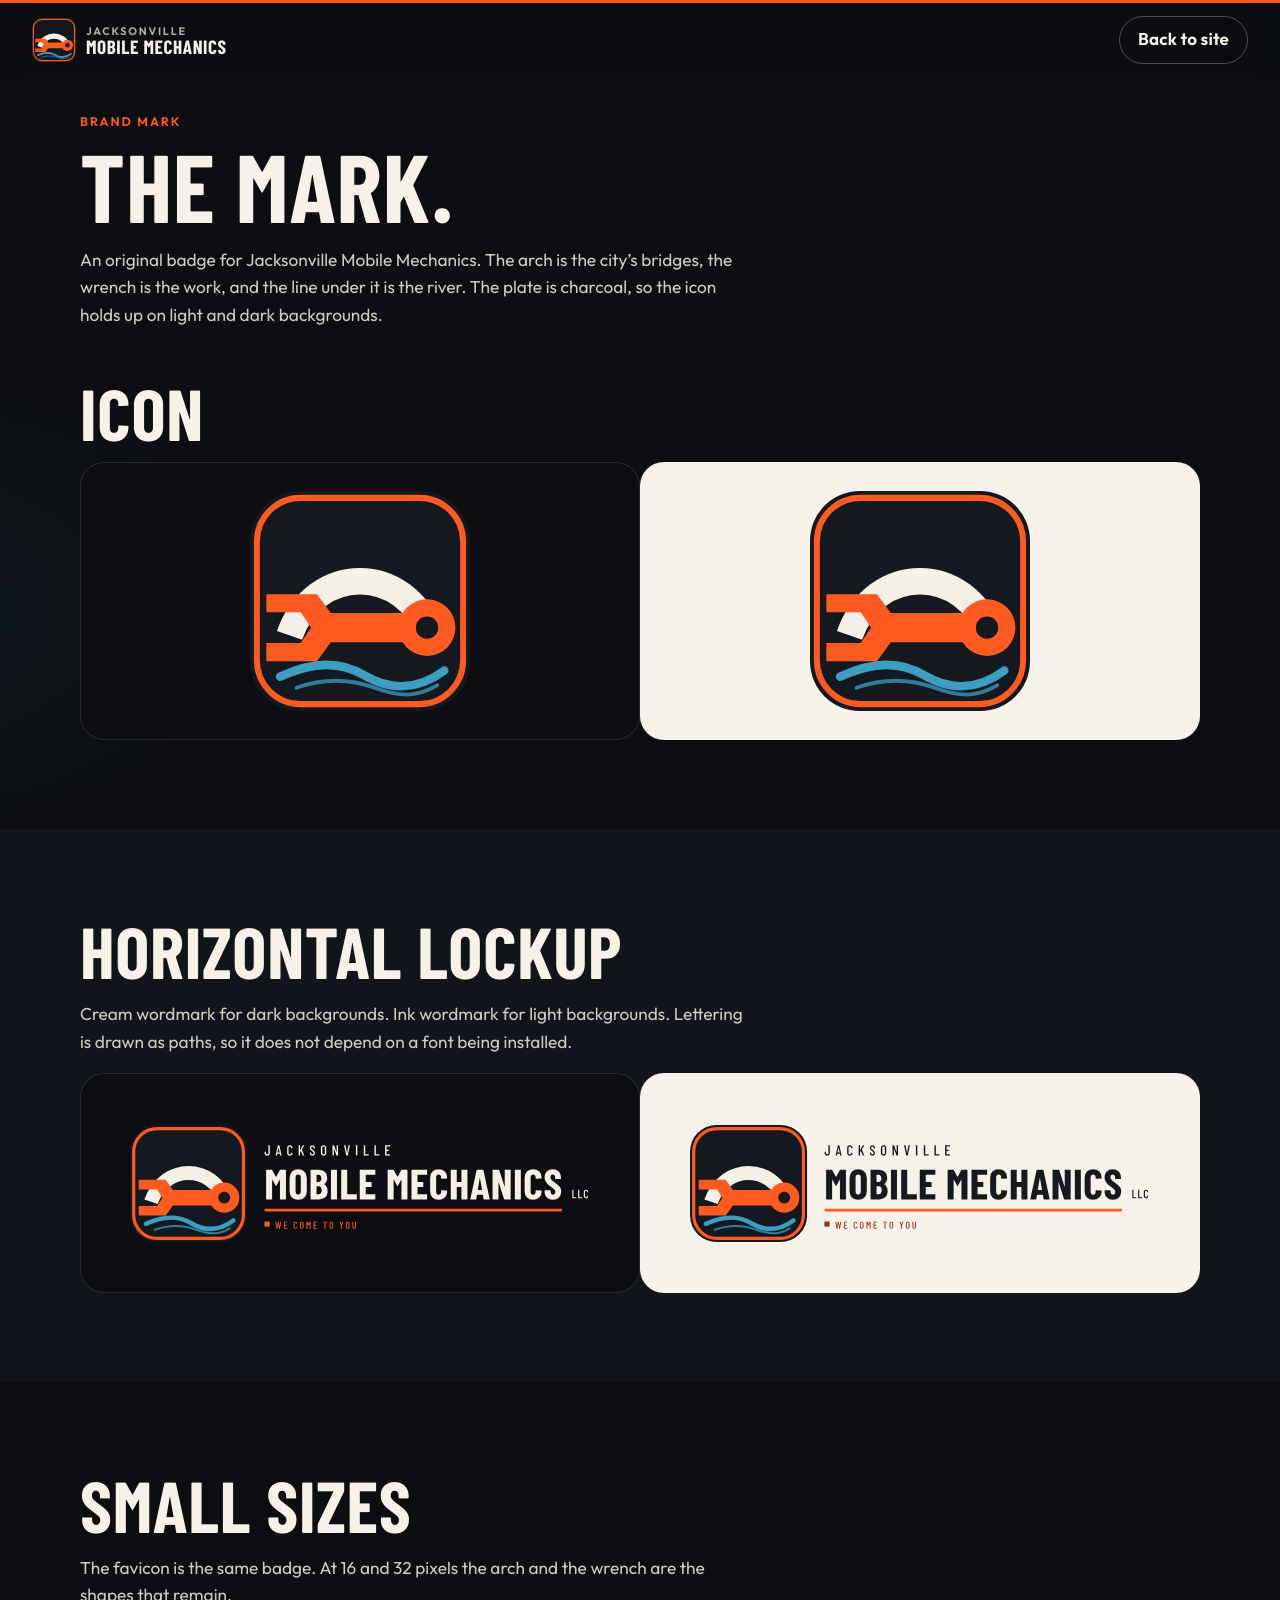
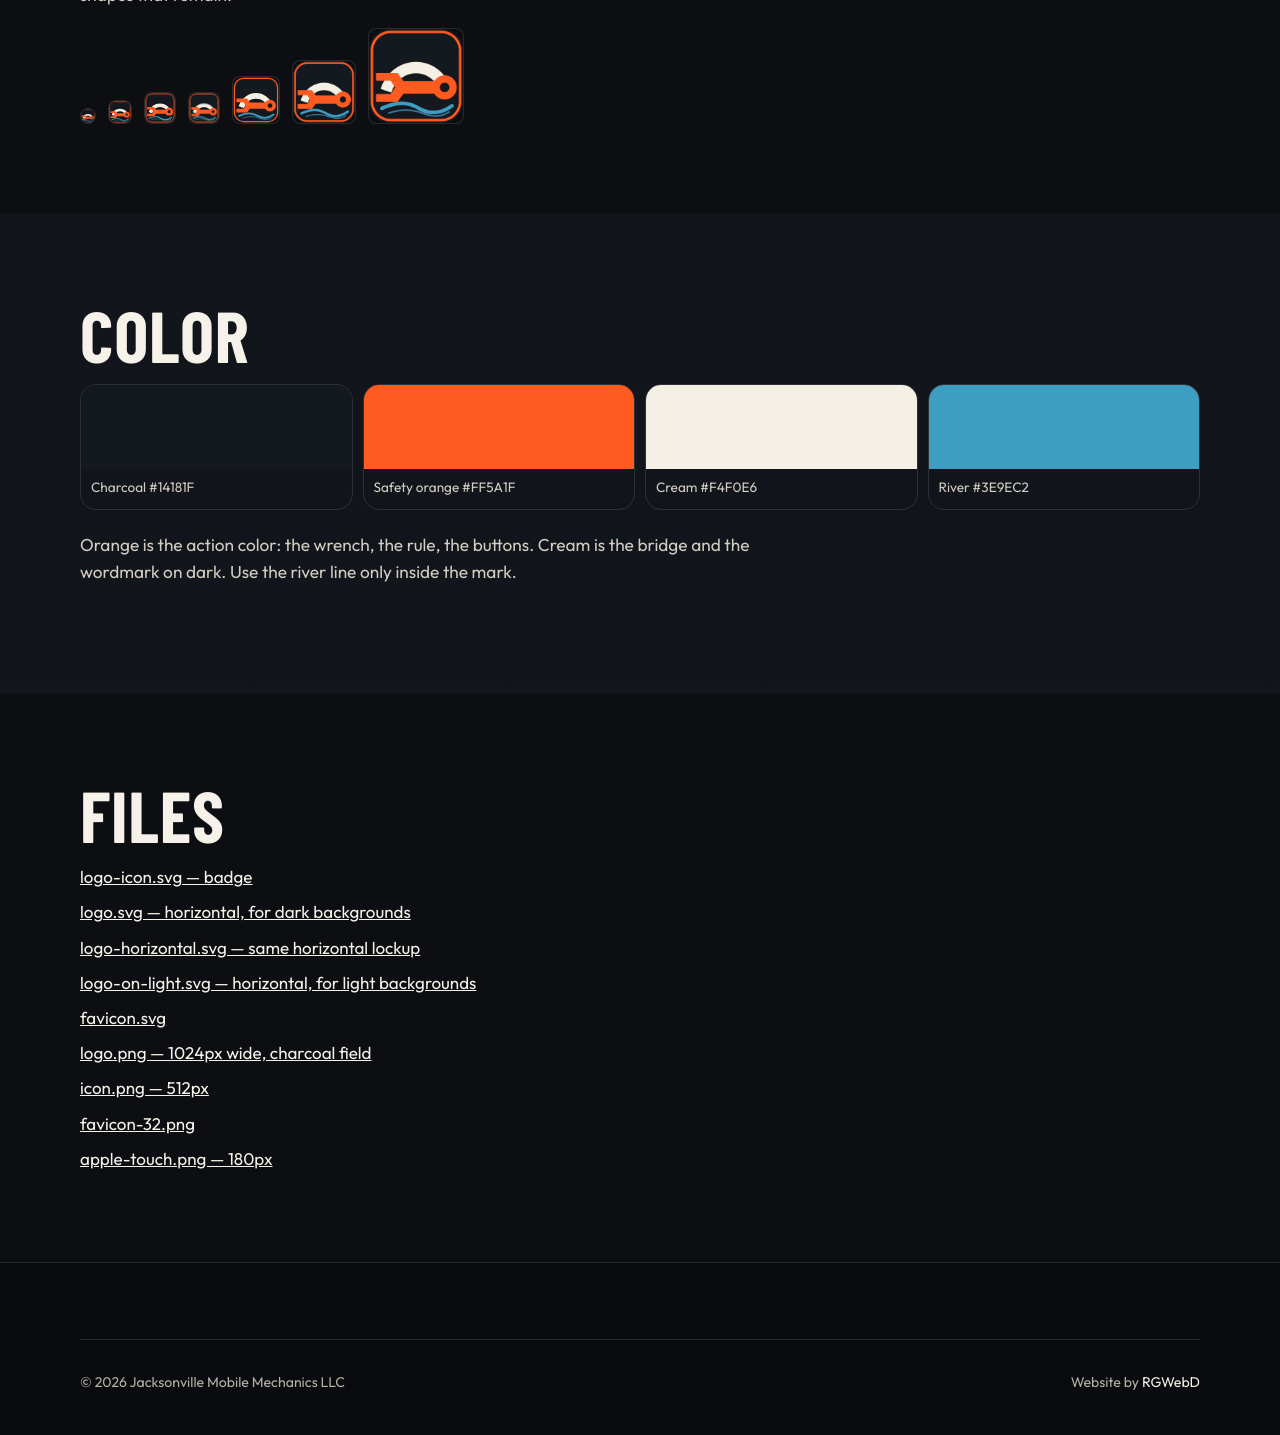
<file: logo.html>
<!DOCTYPE html>
<html lang="en">
<head>
  <meta charset="utf-8">
  <script>document.documentElement.classList.add("js");</script>
  <meta name="viewport" content="width=device-width, initial-scale=1, viewport-fit=cover">
  <title>Logo — Jacksonville Mobile Mechanics LLC</title>
  <meta name="description" content="Original logo for Jacksonville Mobile Mechanics LLC: a bridge arch, a wrench, and a river line.">
  <meta name="robots" content="noindex">
  <link rel="icon" href="assets/favicon.svg" type="image/svg+xml">
  <link rel="icon" href="assets/favicon-32.png" type="image/png" sizes="32x32">
  <link rel="preconnect" href="https://fonts.googleapis.com">
  <link rel="preconnect" href="https://fonts.gstatic.com" crossorigin>
  <link href="https://fonts.googleapis.com/css2?family=Barlow+Condensed:wght@500;600;700&family=Outfit:wght@400;500;600;700&display=swap" rel="stylesheet">
  <link rel="stylesheet" href="css/styles.css">
<script src="https://cosmiccallers.lovable.app/demo-track.js" data-demo="jaxmobilemechanics" defer></script>
</head>
<body>
  <a class="skip" href="#content">Skip to content</a>
  <header class="site-header" data-header>
    <div class="bar">
      <a class="brand" href="index.html" aria-label="Jacksonville Mobile Mechanics, home">
        <img src="assets/logo-icon.svg" alt="" width="44" height="44">
        <span>
          <span class="brand-place">Jacksonville</span>
          <span class="brand-name">Mobile Mechanics</span>
        </span>
      </a>
      <a class="btn btn-ghost" href="index.html">Back to site</a>
    </div>
  </header>
  <main id="content">
    <section class="sheet-hero">
      <div class="wrap">
        <p class="eyebrow">Brand mark</p>
        <h1 style="font-size:clamp(3.2rem,10vw,6rem);text-transform:uppercase">The mark.</h1>
        <p class="lede">An original badge for Jacksonville Mobile Mechanics. The arch is the city’s bridges, the wrench is the work, and the line under it is the river. The plate is charcoal, so the icon holds up on light and dark backgrounds.</p>
      </div>
    </section>

    <section class="section" style="padding-top:1.5rem">
      <div class="wrap">
        <h2>Icon</h2>
        <div class="split-stage" style="margin-top:16px">
          <div class="stage dark icon"><img src="assets/logo-icon.svg" alt="Icon on a dark background"></div>
          <div class="stage light icon"><img src="assets/logo-icon.svg" alt="Icon on a light background"></div>
        </div>
      </div>
    </section>

    <section class="section bg-2">
      <div class="wrap">
        <h2>Horizontal lockup</h2>
        <p class="lede">Cream wordmark for dark backgrounds. Ink wordmark for light backgrounds. Lettering is drawn as paths, so it does not depend on a font being installed.</p>
        <div class="split-stage" style="margin-top:16px">
          <div class="stage dark"><img src="assets/logo.svg" alt="Horizontal logo with cream wordmark for dark backgrounds"></div>
          <div class="stage light"><img src="assets/logo-on-light.svg" alt="Horizontal logo with dark wordmark for light backgrounds"></div>
        </div>
      </div>
    </section>

    <section class="section">
      <div class="wrap">
        <h2>Small sizes</h2>
        <p class="lede">The favicon is the same badge. At 16 and 32 pixels the arch and the wrench are the shapes that remain.</p>
        <div class="size-row" style="margin-top:18px">
          <img src="assets/logo-icon.svg" alt="" width="16" height="16">
          <img src="assets/logo-icon.svg" alt="" width="24" height="24">
          <img src="assets/logo-icon.svg" alt="" width="32" height="32">
          <img src="assets/favicon-32.png" alt="32 pixel favicon" width="32" height="32">
          <img src="assets/logo-icon.svg" alt="" width="48" height="48">
          <img src="assets/apple-touch.png" alt="Apple touch icon" width="64" height="64">
          <img src="assets/icon.png" alt="512 pixel icon" width="96" height="96">
        </div>
      </div>
    </section>

    <section class="section bg-2">
      <div class="wrap">
        <h2>Color</h2>
        <div class="colors" style="margin-top:16px">
          <div class="swatch"><i style="background:#14181f"></i><span>Charcoal #14181F</span></div>
          <div class="swatch"><i style="background:#ff5a1f"></i><span>Safety orange #FF5A1F</span></div>
          <div class="swatch"><i style="background:#f4f0e6"></i><span>Cream #F4F0E6</span></div>
          <div class="swatch"><i style="background:#3e9ec2"></i><span>River #3E9EC2</span></div>
        </div>
        <p class="lede" style="margin-top:22px">Orange is the action color: the wrench, the rule, the buttons. Cream is the bridge and the wordmark on dark. Use the river line only inside the mark.</p>
      </div>
    </section>

    <section class="section">
      <div class="wrap">
        <h2>Files</h2>
        <ul class="file-list" style="margin-top:16px">
          <li><a href="assets/logo-icon.svg">logo-icon.svg — badge</a></li>
          <li><a href="assets/logo.svg">logo.svg — horizontal, for dark backgrounds</a></li>
          <li><a href="assets/logo-horizontal.svg">logo-horizontal.svg — same horizontal lockup</a></li>
          <li><a href="assets/logo-on-light.svg">logo-on-light.svg — horizontal, for light backgrounds</a></li>
          <li><a href="assets/favicon.svg">favicon.svg</a></li>
          <li><a href="assets/logo.png">logo.png — 1024px wide, charcoal field</a></li>
          <li><a href="assets/icon.png">icon.png — 512px</a></li>
          <li><a href="assets/favicon-32.png">favicon-32.png</a></li>
          <li><a href="assets/apple-touch.png">apple-touch.png — 180px</a></li>
        </ul>
      </div>
    </section>
  </main>
  <footer class="site-footer">
    <div class="wrap legal">
      <p>© 2026 Jacksonville Mobile Mechanics LLC</p>
      <p>Website by <a href="https://rgwebd.com" target="_blank" rel="noopener noreferrer">RGWebD</a></p>
    </div>
  </footer>
  <script src="js/main.js" defer></script>
</body>
</html>
</file>
<file: css/styles.css>
:root {
  --bg: #0c0e12;
  --bg-2: #12161c;
  --card: #171c24;
  --ink: #1a0e09;
  --text: #f6f2ea;
  --muted: #d2ccc2;
  --soft: #b7b0a6;
  --line: rgba(246, 242, 234, 0.12);
  --orange: #ff5a1f;
  --orange-2: #ff8a4c;
  --gold: #ffb020;
  --river: #3e9ec2;
  --good: #9ddcb4;
  --header: 74px;
  --sans: "Outfit", system-ui, sans-serif;
  --display: "Barlow Condensed", "Arial Narrow", Impact, sans-serif;
  --shadow: 0 24px 60px rgba(0, 0, 0, 0.35);
  --radius: 18px;
  color-scheme: dark;
}

*,
*::before,
*::after { box-sizing: border-box; }

html {
  scroll-behavior: smooth;
  scroll-padding-top: 92px;
  scroll-padding-bottom: 88px;
  background: var(--bg);
}

@media (min-width: 768px) {
  html { scroll-padding-bottom: 24px; }
}

body {
  margin: 0;
  background:
    radial-gradient(900px 480px at 90% -10%, rgba(255, 90, 31, 0.16), transparent 60%),
    radial-gradient(700px 420px at -10% 20%, rgba(62, 158, 194, 0.08), transparent 55%),
    var(--bg);
  color: var(--text);
  font-family: var(--sans);
  font-size: 1.0625rem;
  line-height: 1.6;
  text-rendering: geometricPrecision;
}

body.nav-open { overflow: hidden; }

img { max-width: 100%; display: block; }
a { color: inherit; }
button, input, select, textarea { font: inherit; color: inherit; }
h1, h2, h3, p { text-wrap: pretty; }
h1, h2 { text-wrap: balance; }

.skip {
  position: absolute;
  left: 12px;
  top: -48px;
  z-index: 100;
  background: var(--orange);
  color: var(--ink);
  padding: 10px 14px;
  border-radius: 10px;
  font-weight: 700;
}
.skip:focus { top: 12px; }

:focus { outline: none; }
:focus-visible {
  outline: 2px solid var(--gold);
  outline-offset: 3px;
}

::selection { background: var(--orange); color: var(--ink); }

.sr-only {
  position: absolute;
  width: 1px;
  height: 1px;
  padding: 0;
  margin: -1px;
  overflow: hidden;
  clip: rect(0, 0, 0, 0);
  white-space: nowrap;
  border: 0;
}

.svg-defs { position: absolute; width: 0; height: 0; }

.wrap {
  width: min(1120px, calc(100% - 32px));
  margin-inline: auto;
}
@media (min-width: 720px) {
  .wrap { width: min(1120px, calc(100% - 64px)); }
}

.eyebrow {
  margin: 0 0 10px;
  color: var(--orange);
  font-size: 0.78rem;
  font-weight: 650;
  letter-spacing: 0.16em;
  text-transform: uppercase;
}

h1, h2, .display {
  font-family: var(--display);
  font-weight: 700;
  letter-spacing: 0.01em;
  line-height: 0.9;
  margin: 0;
  text-transform: uppercase;
}

h1 { font-size: clamp(4.4rem, 18vw, 8.6rem); }
h2 { font-size: clamp(2.6rem, 6vw, 4.5rem); }
h3 {
  margin: 0 0 8px;
  font-size: 1.15rem;
  line-height: 1.25;
  font-weight: 650;
}

.lede {
  color: var(--muted);
  font-size: 1.08rem;
  max-width: 42rem;
}
.lede a,
.step a,
.fine a,
.form-note a,
.nap a {
  text-underline-offset: 3px;
}
.step a,
.fine a,
.form-note a,
.lede a {
  color: var(--text);
}

.section { padding: clamp(3.5rem, 7vw, 6.5rem) 0; }
.section-head { margin-bottom: 28px; max-width: 40rem; }
.section-head p:last-child { margin-bottom: 0; }

.bg-2 { background: linear-gradient(180deg, rgba(18, 22, 28, 0.92), rgba(18, 22, 28, 0.92)); }

/* Header */
.site-header {
  position: sticky;
  top: 0;
  z-index: 40;
  border-top: 3px solid var(--orange);
  background: rgba(12, 14, 18, 0.92);
}
.site-header::before {
  content: "";
  position: absolute;
  inset: 0;
  z-index: 0;
  pointer-events: none;
  backdrop-filter: blur(16px);
}

.utility { display: none; }

@media (min-width: 900px) {
  .utility {
    position: relative;
    z-index: 2;
    display: flex;
    justify-content: space-between;
    align-items: center;
    gap: 16px;
    max-height: 44px;
    padding: 8px 32px;
    overflow: hidden;
    color: var(--soft);
    font-size: 0.84rem;
    border-bottom: 1px solid var(--line);
    transition: max-height 0.25s ease, padding 0.25s ease, opacity 0.25s ease;
  }
  .site-header.is-stuck .utility {
    max-height: 0;
    padding-top: 0;
    padding-bottom: 0;
    opacity: 0;
    border-bottom: 0;
  }
}

.utility p { margin: 0; }
.utility-right { display: flex; align-items: center; gap: 14px; }

.bar {
  position: relative;
  z-index: 2;
  display: flex;
  align-items: center;
  gap: 8px;
  min-height: var(--header);
  padding: 10px 16px;
}
@media (min-width: 720px) {
  .bar { padding: 10px 32px; gap: 18px; }
}

.brand {
  display: flex;
  align-items: center;
  gap: 10px;
  min-width: 0;
  text-decoration: none;
  margin-right: auto;
}
.brand img { width: 44px; height: 44px; flex: none; }
.brand-place {
  display: block;
  color: var(--soft);
  font-size: 0.68rem;
  font-weight: 650;
  letter-spacing: 0.16em;
  text-transform: uppercase;
  line-height: 1.2;
}
.brand-name {
  display: block;
  font-family: var(--display);
  font-size: 1.2rem;
  font-weight: 700;
  letter-spacing: 0.03em;
  line-height: 0.9;
  text-transform: uppercase;
}

.nav-toggle {
  display: none;
  width: 44px;
  height: 44px;
  border-radius: 12px;
  border: 1px solid var(--line);
  background: transparent;
  color: var(--text);
  place-items: center;
  padding: 0;
}
.js .nav-toggle { display: inline-grid; }
.burger, .burger::before, .burger::after {
  display: block;
  width: 18px;
  height: 2px;
  background: currentColor;
  border-radius: 2px;
  position: relative;
  transition: transform 0.2s ease;
}
.burger::before, .burger::after {
  content: "";
  position: absolute;
  left: 0;
}
.burger::before { top: -6px; }
.burger::after { top: 6px; }
.nav-toggle[aria-expanded="true"] .burger { background: transparent; }
.nav-toggle[aria-expanded="true"] .burger::before { top: 0; transform: rotate(45deg); }
.nav-toggle[aria-expanded="true"] .burger::after { top: 0; transform: rotate(-45deg); }

.nav-panel { display: flex; flex-wrap: wrap; gap: 4px 8px; align-items: center; }
.js .nav-panel { display: none; }
.js .nav-panel.is-open {
  display: flex;
  flex-direction: column;
  flex-wrap: nowrap;
  align-items: flex-start;
  position: fixed;
  top: var(--header);
  right: 0;
  bottom: 0;
  left: 0;
  z-index: 35;
  background: #0c0e12;
  padding: 28px 28px 40px;
  overflow: auto;
}
.nav-panel a {
  text-decoration: none;
  color: var(--muted);
  font-weight: 550;
  padding: 8px 2px;
  border-radius: 8px;
}
.nav-panel a:hover,
.nav-panel a.is-current { color: var(--text); }
.js .nav-panel.is-open a {
  font-family: var(--display);
  font-size: clamp(2.2rem, 8vw, 3.2rem);
  text-transform: uppercase;
  color: var(--text);
  line-height: 1;
  padding: 8px 0;
}
.nav-panel a.is-current { color: var(--orange); }

@media (min-width: 1080px) {
  .js .nav-toggle { display: none; }
  .js .nav-panel,
  .js .nav-panel.is-open {
    display: flex;
    flex-direction: row;
    position: static;
    z-index: auto;
    background: none;
    padding: 0;
    overflow: visible;
    gap: 2px;
  }
  .js .nav-panel.is-open a,
  .nav-panel a {
    font-family: var(--sans);
    font-size: 0.95rem;
    text-transform: none;
    line-height: 1.2;
    padding: 8px 10px;
    color: var(--muted);
  }
  .nav-panel a:hover,
  .nav-panel a.is-current { color: var(--text); }
}

.btn {
  display: inline-flex;
  align-items: center;
  justify-content: center;
  gap: 8px;
  min-height: 48px;
  padding: 0 18px;
  border-radius: 999px;
  border: 1px solid transparent;
  text-decoration: none;
  font-weight: 650;
  letter-spacing: 0.01em;
  cursor: pointer;
  transition: transform 0.15s ease, background 0.15s ease, border-color 0.15s ease;
}
.btn svg { width: 18px; height: 18px; flex: none; }
.btn-primary { background: var(--orange); color: var(--ink); }
.btn-primary:hover { background: var(--orange-2); }
.btn-ghost {
  background: transparent;
  color: var(--text);
  border-color: rgba(246, 242, 234, 0.28);
}
.btn-ghost:hover { border-color: var(--text); }
.btn-call { padding-inline: 14px; }
.call-num { display: none; }
@media (min-width: 720px) {
  .call-label { display: none; }
  .call-num { display: inline; }
}
.btn:active { transform: translateY(1px); }

.pill {
  display: inline-flex;
  align-items: center;
  gap: 8px;
  border-radius: 999px;
  padding: 4px 10px;
  border: 1px solid var(--line);
  background: rgba(255, 255, 255, 0.03);
  color: var(--text);
  font-size: 0.82rem;
  font-weight: 650;
}
.pill::before {
  content: "";
  width: 8px;
  height: 8px;
  border-radius: 50%;
  background: var(--soft);
}
.pill.is-open { color: var(--good); border-color: rgba(157, 220, 180, 0.4); }
.pill.is-open::before { background: var(--good); }
.pill.is-closed { color: #ffd0c2; border-color: rgba(255, 138, 106, 0.45); }
.pill.is-closed::before { background: #ff8a6a; }

/* Hero */
.hero { padding: 28px 0 12px; }
.hero-grid { display: grid; gap: 28px; align-items: center; }
@media (min-width: 900px) {
  .hero { padding: 42px 0 8px; }
  .hero-grid { grid-template-columns: 1.05fr 0.95fr; gap: 48px; }
}

.hero h1 { text-transform: none; letter-spacing: -0.025em; line-height: 0.92; }
.hero h1 span { color: var(--orange); display: block; }
.hero .lede { margin: 18px 0 0; }

.rating {
  display: inline-flex;
  align-items: center;
  gap: 10px;
  margin-top: 22px;
  padding: 8px 12px 8px 10px;
  border-radius: 999px;
  text-decoration: none;
  background: rgba(255, 255, 255, 0.04);
  border: 1px solid var(--line);
}
.rating strong { font-weight: 700; }
.rating span:last-child { color: var(--muted); font-size: 0.95rem; }
.stars { display: inline-flex; gap: 2px; }
.stars svg { width: 16px; height: 16px; }
.star-bg { fill: rgba(246, 242, 234, 0.22); }
.star-fg { fill: var(--gold); }

.hero-actions {
  display: grid;
  gap: 10px;
  margin-top: 22px;
}
@media (min-width: 560px) {
  .hero-actions { display: flex; flex-wrap: wrap; }
}
.fine {
  margin: 12px 0 0;
  color: var(--soft);
  font-size: 0.92rem;
}

.hero-shot {
  position: relative;
  margin: 0;
  border-radius: 28px;
  box-shadow: 10px 10px 0 rgba(255, 90, 31, 0.85);
}
.hero-shot img {
  width: 100%;
  height: 100%;
  object-fit: cover;
  aspect-ratio: 5 / 4;
  border-radius: 26px;
}
@media (min-width: 900px) {
  .hero-shot { box-shadow: 16px 16px 0 rgba(255, 90, 31, 0.9); }
  .hero-shot img { aspect-ratio: 4 / 5; max-height: 680px; }
}
.shot-note {
  position: absolute;
  top: 14px;
  left: 14px;
  margin: 0;
  padding: 4px 8px;
  border-radius: 999px;
  background: rgba(12, 14, 18, 0.72);
  color: var(--muted);
  font-size: 0.72rem;
  letter-spacing: 0.08em;
  text-transform: uppercase;
}
.float-card {
  position: absolute;
  right: 14px;
  bottom: 14px;
  width: min(220px, 70%);
  padding: 14px 14px 12px;
  border-radius: 16px;
  background: rgba(12, 14, 18, 0.88);
  border: 1px solid var(--line);
  backdrop-filter: blur(10px);
  box-shadow: var(--shadow);
}
.float-card p { margin: 0; }
.float-card .k { color: var(--soft); font-size: 0.75rem; letter-spacing: 0.12em; text-transform: uppercase; }
.float-card strong {
  display: block;
  margin-top: 2px;
  font-family: var(--display);
  font-size: 2.4rem;
  line-height: 0.9;
  font-weight: 700;
}
.float-card strong span { color: var(--orange); font-size: 1rem; margin-left: 4px; }
.float-card .sub { color: var(--muted); font-size: 0.9rem; }

/* Trust */
.trust { padding: 8px 0 10px; }
.trust-grid {
  display: grid;
  grid-template-columns: 1fr 1fr;
  gap: 1px;
  background: var(--line);
  border: 1px solid var(--line);
  border-radius: 20px;
  overflow: hidden;
}
.trust-item {
  background: var(--card);
  padding: 16px 14px 14px;
  min-height: 100%;
}
.trust-item:last-child { grid-column: 1 / -1; }
@media (min-width: 900px) {
  .trust-grid { grid-template-columns: repeat(5, 1fr); }
  .trust-item:last-child { grid-column: auto; }
}
.trust-item svg { width: 22px; height: 22px; color: var(--orange); }
.trust-item strong { display: block; margin-top: 8px; font-size: 1rem; line-height: 1.25; }
.trust-item span { display: block; color: var(--soft); font-size: 0.88rem; margin-top: 2px; }

/* Cards and services */
.service-grid, .steps, .reason-list, .price-grid, .review-grid {
  display: grid;
  gap: 12px;
}
.service-grid { grid-template-columns: 1fr; }
@media (min-width: 700px) {
  .service-grid { grid-template-columns: 1fr 1fr; }
  .steps { grid-template-columns: 1fr 1fr; }
  .price-grid { grid-template-columns: 1fr 1fr; }
}
@media (min-width: 1024px) {
  .service-grid { grid-template-columns: repeat(3, 1fr); }
  .steps { grid-template-columns: repeat(4, 1fr); gap: 14px; }
  .review-grid { grid-template-columns: repeat(3, 1fr); }
}

.card {
  background: rgba(23, 28, 36, 0.88);
  border: 1px solid var(--line);
  border-radius: var(--radius);
  padding: 18px 18px 16px;
}
.ico {
  width: 46px;
  height: 46px;
  display: grid;
  place-items: center;
  border-radius: 12px;
  background: rgba(255, 90, 31, 0.12);
  color: var(--orange);
  margin-bottom: 14px;
}
.ico svg { width: 24px; height: 24px; }
.card p { margin: 0; color: var(--muted); }

.fleet-card {
  background:
    linear-gradient(135deg, rgba(255, 90, 31, 0.16), rgba(255, 90, 31, 0.03) 42%, rgba(23, 28, 36, 0.9)),
    var(--card);
  border-color: rgba(255, 90, 31, 0.45);
}
@media (min-width: 700px) {
  .fleet-card {
    grid-column: 1 / -1;
    display: grid;
    grid-template-columns: auto 1fr auto;
    gap: 8px 18px;
    align-items: center;
  }
  .fleet-card .ico { margin: 0; }
  .fleet-card .btn { justify-self: end; }
}

@media (hover: hover) {
  .card { transition: border-color 0.2s ease, transform 0.2s ease; }
  .card:hover { border-color: rgba(255, 90, 31, 0.55); transform: translateY(-3px); }
}

.photo-break {
  margin: 0;
  position: relative;
  min-height: 280px;
  max-height: 520px;
  overflow: hidden;
}
.photo-break img {
  width: 100%;
  height: 46vw;
  min-height: 280px;
  max-height: 520px;
  object-fit: cover;
  filter: saturate(0.85) contrast(1.05);
}
.photo-break::after {
  content: "";
  position: absolute;
  inset: 0;
  background: linear-gradient(90deg, rgba(12, 14, 18, 0.55), transparent 40%, rgba(12, 14, 18, 0.35));
  pointer-events: none;
}
.photo-break figcaption {
  position: absolute;
  left: 16px;
  bottom: 14px;
  z-index: 1;
  margin: 0;
  color: var(--text);
  font-size: 0.75rem;
  letter-spacing: 0.1em;
  text-transform: uppercase;
}

/* Steps */
.step { position: relative; padding: 20px 18px 18px; }
.step-num {
  font-family: var(--display);
  font-size: 3rem;
  line-height: 0.8;
  color: transparent;
  -webkit-text-stroke: 1.5px var(--orange);
  display: block;
  margin-bottom: 12px;
}
.step p { margin: 0; color: var(--muted); }

/* Why */
.why-grid, .split, .book-grid, .area-grid, .about-grid, .footer-grid {
  display: grid;
  gap: 28px;
}
@media (min-width: 900px) {
  .why-grid { grid-template-columns: 0.9fr 1.1fr; align-items: center; gap: 48px; }
  .split { grid-template-columns: 1fr 1fr; gap: 40px; align-items: start; }
  .area-grid { grid-template-columns: 0.9fr 1.1fr; gap: 36px; align-items: start; }
  .about-grid { grid-template-columns: 0.8fr 1.2fr; gap: 40px; align-items: center; }
  .book-grid { grid-template-columns: 1.15fr 0.85fr; gap: 28px; align-items: start; }
  .footer-grid { grid-template-columns: 1.3fr 0.8fr 0.9fr; gap: 32px; }
}

.why-photo {
  margin: 0;
  position: relative;
  border-radius: 28px;
  overflow: hidden;
  min-height: 280px;
}
.why-photo img { width: 100%; height: 100%; object-fit: cover; min-height: 320px; aspect-ratio: 4/5; }
.why-photo figcaption {
  position: absolute;
  left: 12px;
  bottom: 12px;
  margin: 0;
  font-size: 0.72rem;
  letter-spacing: 0.08em;
  text-transform: uppercase;
  background: rgba(12, 14, 18, 0.7);
  padding: 4px 8px;
  border-radius: 999px;
}

.reason {
  display: grid;
  grid-template-columns: auto 1fr;
  gap: 14px;
  padding: 16px 0;
  border-top: 1px solid var(--line);
}
.reason:last-child { border-bottom: 1px solid var(--line); }
.reason b {
  font-family: var(--display);
  font-size: 1.8rem;
  color: var(--orange);
  line-height: 1;
}
.reason h3 { margin-bottom: 4px; }
.reason p { margin: 0; color: var(--muted); }

/* Area */
.areas {
  display: flex;
  flex-wrap: wrap;
  gap: 8px;
  list-style: none;
  padding: 0;
  margin: 18px 0 0;
}
.areas li {
  border: 1px solid var(--line);
  background: rgba(255, 255, 255, 0.03);
  border-radius: 999px;
  padding: 8px 12px;
  color: var(--text);
  font-size: 0.95rem;
}
.map-frame {
  border-radius: 24px;
  overflow: hidden;
  border: 1px solid var(--line);
  background: #1b212b;
  box-shadow: var(--shadow);
}
.map-frame img {
  width: 100%;
  height: auto;
  display: block;
}
.map-actions { display: flex; flex-wrap: wrap; gap: 10px; margin-top: 12px; }
.map-note { margin: 10px 0 0; color: var(--soft); font-size: 0.9rem; }

/* Reviews */
.score-row {
  display: flex;
  flex-wrap: wrap;
  gap: 18px 28px;
  align-items: flex-end;
  margin-bottom: 22px;
}
.score {
  font-family: var(--display);
  font-size: clamp(5rem, 12vw, 7rem);
  line-height: 0.8;
  margin: 0;
}
.score-copy { max-width: 28rem; }
.score-copy p { margin: 6px 0 0; color: var(--muted); }
.review {
  border: 1px dashed rgba(246, 242, 234, 0.28);
  border-radius: var(--radius);
  padding: 16px;
  background: rgba(255, 255, 255, 0.02);
  min-height: 210px;
}
.sample-flag {
  display: inline-block;
  margin: 0 0 10px;
  padding: 3px 8px;
  border-radius: 999px;
  background: rgba(255, 176, 32, 0.15);
  color: var(--gold);
  font-size: 0.72rem;
  font-weight: 700;
  letter-spacing: 0.12em;
  text-transform: uppercase;
}
.review blockquote { margin: 8px 0; }
.review blockquote p {
  margin: 0;
  font-family: var(--display);
  font-size: 1.7rem;
  line-height: 1;
  text-transform: uppercase;
  color: var(--soft);
}
.reviewer { margin: 0; color: var(--soft); font-size: 0.9rem; }
.outline-stars svg { width: 16px; height: 16px; }
.outline-stars path { fill: none; stroke: var(--soft); stroke-width: 1.4; }

/* Pricing + warranty */
.price {
  padding: 26px 22px 22px;
  min-height: 240px;
}
.price .amount {
  font-family: var(--display);
  font-size: clamp(4rem, 8vw, 5.5rem);
  line-height: 0.85;
  margin: 8px 0;
}
.price .amount span { font-size: 0.5em; }
.price p { color: var(--muted); }

.warranty-card {
  display: grid;
  gap: 18px;
  align-items: center;
  padding: 22px;
  border-radius: 28px;
  border: 1px solid rgba(255, 90, 31, 0.45);
  background:
    radial-gradient(500px 180px at 0% 0%, rgba(255, 90, 31, 0.16), transparent 60%),
    var(--card);
}
@media (min-width: 800px) {
  .warranty-card { grid-template-columns: auto 1fr auto; padding: 28px 32px; }
}
.warranty-num {
  font-family: var(--display);
  font-size: clamp(5rem, 10vw, 7.5rem);
  line-height: 0.8;
  color: var(--orange);
}
.warranty-card p { margin: 8px 0 0; color: var(--muted); max-width: 40rem; }
.seal { width: 84px; height: 84px; justify-self: start; }
@media (min-width: 800px) { .seal { justify-self: end; } }

/* Fleet */
.fleet-panel {
  display: grid;
  gap: 22px;
  align-items: center;
}
@media (min-width: 900px) {
  .fleet-panel { grid-template-columns: 1.05fr 0.95fr; gap: 40px; }
}
.fleet-photo { margin: 0; position: relative; border-radius: 24px; overflow: hidden; }
.fleet-photo img { width: 100%; aspect-ratio: 16/10; object-fit: cover; }
.fleet-photo figcaption {
  position: absolute;
  left: 12px;
  bottom: 12px;
  margin: 0;
  font-size: 0.72rem;
  letter-spacing: 0.08em;
  text-transform: uppercase;
  background: rgba(12, 14, 18, 0.72);
  padding: 4px 8px;
  border-radius: 999px;
}

/* FAQ */
.faq { border-top: 1px solid var(--line); }
.faq:last-of-type { border-bottom: 1px solid var(--line); }
.faq summary {
  cursor: pointer;
  list-style: none;
  display: flex;
  align-items: center;
  justify-content: space-between;
  gap: 16px;
  padding: 18px 2px;
  font-weight: 620;
  font-size: 1.05rem;
}
.faq summary::-webkit-details-marker { display: none; }
.faq summary::after {
  content: "";
  width: 12px;
  height: 12px;
  border-right: 2px solid var(--orange);
  border-bottom: 2px solid var(--orange);
  transform: rotate(45deg);
  flex: none;
  margin-top: -4px;
  transition: transform 0.2s ease;
}
.faq[open] summary::after { transform: rotate(225deg); margin-top: 4px; }
.faq .faq-a { padding: 0 0 18px; color: var(--muted); max-width: 46rem; }
.faq .faq-a p { margin: 0; }
.faq .faq-a a { color: var(--text); }

/* About */
.about-mark { width: min(180px, 46vw); height: auto; }
.owners { margin: 16px 0 0; padding: 0; list-style: none; }
.owners li {
  padding: 10px 0;
  border-top: 1px solid var(--line);
  font-size: 1.15rem;
}
.owners li:last-child { border-bottom: 1px solid var(--line); }
.owners span { display: block; color: var(--soft); font-size: 0.82rem; letter-spacing: 0.08em; text-transform: uppercase; }

/* Form */
.form, .hours-card, .thanks {
  background: var(--card);
  border: 1px solid var(--line);
  border-radius: 24px;
  padding: 18px;
}
@media (min-width: 720px) {
  .form, .hours-card, .thanks { padding: 22px; }
}
.form-grid { display: grid; gap: 12px; }
@media (min-width: 760px) {
  .form-grid { grid-template-columns: 1fr 1fr; }
  .span-2 { grid-column: 1 / -1; }
}
.vehicle { display: grid; gap: 12px; }
@media (min-width: 760px) {
  .vehicle { grid-template-columns: 0.7fr 1fr 1fr; }
}
label span, .field-label {
  display: block;
  margin-bottom: 6px;
  font-size: 0.86rem;
  font-weight: 620;
  color: var(--muted);
}
input, select, textarea {
  width: 100%;
  min-height: 48px;
  padding: 12px 12px;
  border-radius: 12px;
  border: 1px solid rgba(246, 242, 234, 0.18);
  background: #10141a;
  color: var(--text);
}
textarea { min-height: 120px; resize: vertical; }
input::placeholder, textarea::placeholder { color: #a8a197; }
select {
  appearance: none;
  background-image: linear-gradient(45deg, transparent 50%, var(--orange) 50%), linear-gradient(135deg, var(--orange) 50%, transparent 50%);
  background-position: calc(100% - 18px) 22px, calc(100% - 12px) 22px;
  background-size: 6px 6px, 6px 6px;
  background-repeat: no-repeat;
}
input:focus, select:focus, textarea:focus { border-color: var(--orange); }
input:user-invalid, select:user-invalid, textarea:user-invalid { border-color: #ff8a6a; }
.form-note { margin: 0; color: var(--soft); font-size: 0.9rem; }
.form .btn { width: 100%; }
@media (min-width: 560px) { .form .btn { width: auto; } }

.thanks h3 {
  font-family: var(--display);
  font-size: 2.4rem;
  text-transform: uppercase;
  line-height: 0.9;
  margin-bottom: 8px;
}
.thanks p { color: var(--muted); }
.text-btn {
  margin-top: 8px;
  background: none;
  border: 0;
  color: var(--text);
  text-decoration: underline;
  text-underline-offset: 3px;
  padding: 8px 0;
  cursor: pointer;
}

.hours-card h2 { font-size: clamp(2.2rem, 4vw, 3rem); margin-bottom: 8px; }
.hours-table { width: 100%; border-collapse: collapse; margin-top: 8px; }
.hours-table th, .hours-table td {
  text-align: left;
  padding: 10px 0;
  border-bottom: 1px solid var(--line);
  font-weight: 500;
}
.hours-table th { color: var(--muted); font-weight: 600; }
.hours-table tr.is-today th,
.hours-table tr.is-today td { color: var(--text); }
.today-tag {
  display: none;
  margin-left: 8px;
  color: var(--orange);
  font-size: 0.72rem;
  letter-spacing: 0.08em;
  text-transform: uppercase;
}
tr.is-today .today-tag { display: inline; }
.hours-card .status-line { margin: 12px 0 0; }

/* Footer */
.site-footer {
  background: #090b0e;
  border-top: 1px solid var(--line);
  padding: 48px 0 28px;
}
.footer-logo { width: min(100%, 340px); height: auto; }
.nap { margin: 16px 0 0; color: var(--muted); }
.nap a { color: var(--text); font-weight: 700; text-decoration: none; }
.nap a:hover { text-decoration: underline; }
.site-footer h2 {
  font-size: 1.4rem;
  margin-bottom: 10px;
}
.site-footer ul { list-style: none; margin: 0; padding: 0; }
.site-footer li { margin: 6px 0; }
.site-footer a { color: var(--muted); text-decoration: none; }
.site-footer a:hover { color: var(--text); }
.legal {
  display: flex;
  flex-wrap: wrap;
  gap: 8px 16px;
  justify-content: space-between;
  margin-top: 28px;
  padding-top: 16px;
  border-top: 1px solid var(--line);
  color: var(--soft);
  font-size: 0.88rem;
}
.legal a { color: var(--text); }

/* Dock */
.dock {
  position: fixed;
  left: 0;
  right: 0;
  bottom: 0;
  z-index: 45;
  display: grid;
  grid-template-columns: 1fr 1fr;
  padding-bottom: env(safe-area-inset-bottom);
  background: #090b0e;
  border-top: 1px solid var(--line);
}
.dock a {
  display: flex;
  align-items: center;
  justify-content: center;
  gap: 8px;
  min-height: 56px;
  text-decoration: none;
  font-weight: 750;
}
.dock a svg { width: 18px; height: 18px; }
.dock a:first-child { background: var(--orange); color: var(--ink); }
.dock a:last-child { color: var(--text); }
body.nav-open .dock { visibility: hidden; }
@media (min-width: 768px) {
  .dock { display: none; }
}
@media (max-width: 767px) {
  body { padding-bottom: calc(56px + env(safe-area-inset-bottom)); }
}

/* Reveal */
.js .reveal {
  opacity: 0;
  transform: translateY(16px);
  transition: opacity 0.6s ease, transform 0.6s ease;
}
.js .reveal.is-in { opacity: 1; transform: none; }

/* Logo sheet */
.sheet-hero { padding: 36px 0 10px; }
.swatch-row, .size-row { display: flex; flex-wrap: wrap; gap: 12px; align-items: end; }
.stage {
  border-radius: 24px;
  padding: 28px 20px;
  display: grid;
  place-items: center;
  min-height: 220px;
}
.stage.dark { background: #0c0e12; border: 1px solid var(--line); }
.stage.light { background: #f6f2ea; color: #161a20; }
.stage img { width: min(100%, 460px); height: auto; }
.stage.icon img { width: min(220px, 60%); }
.split-stage { display: grid; }
@media (min-width: 800px) {
  .split-stage { grid-template-columns: 1fr 1fr; }
}
.colors { display: grid; grid-template-columns: repeat(2, 1fr); gap: 10px; }
@media (min-width: 700px) { .colors { grid-template-columns: repeat(4, 1fr); } }
.swatch { border-radius: 16px; overflow: hidden; border: 1px solid var(--line); }
.swatch i { display: block; height: 84px; }
.swatch span { display: block; padding: 8px 10px 10px; font-size: 0.85rem; color: var(--muted); }
.size-row img { background: #0c0e12; border-radius: 8px; border: 1px solid var(--line); }
.file-list { list-style: none; padding: 0; margin: 0; display: grid; gap: 8px; }
.file-list a { color: var(--text); }

@media (prefers-reduced-motion: reduce) {
  html { scroll-behavior: auto; }
  *, *::before, *::after {
    animation: none !important;
    transition: none !important;
  }
  .js .reveal { opacity: 1; transform: none; }
}
</file>
